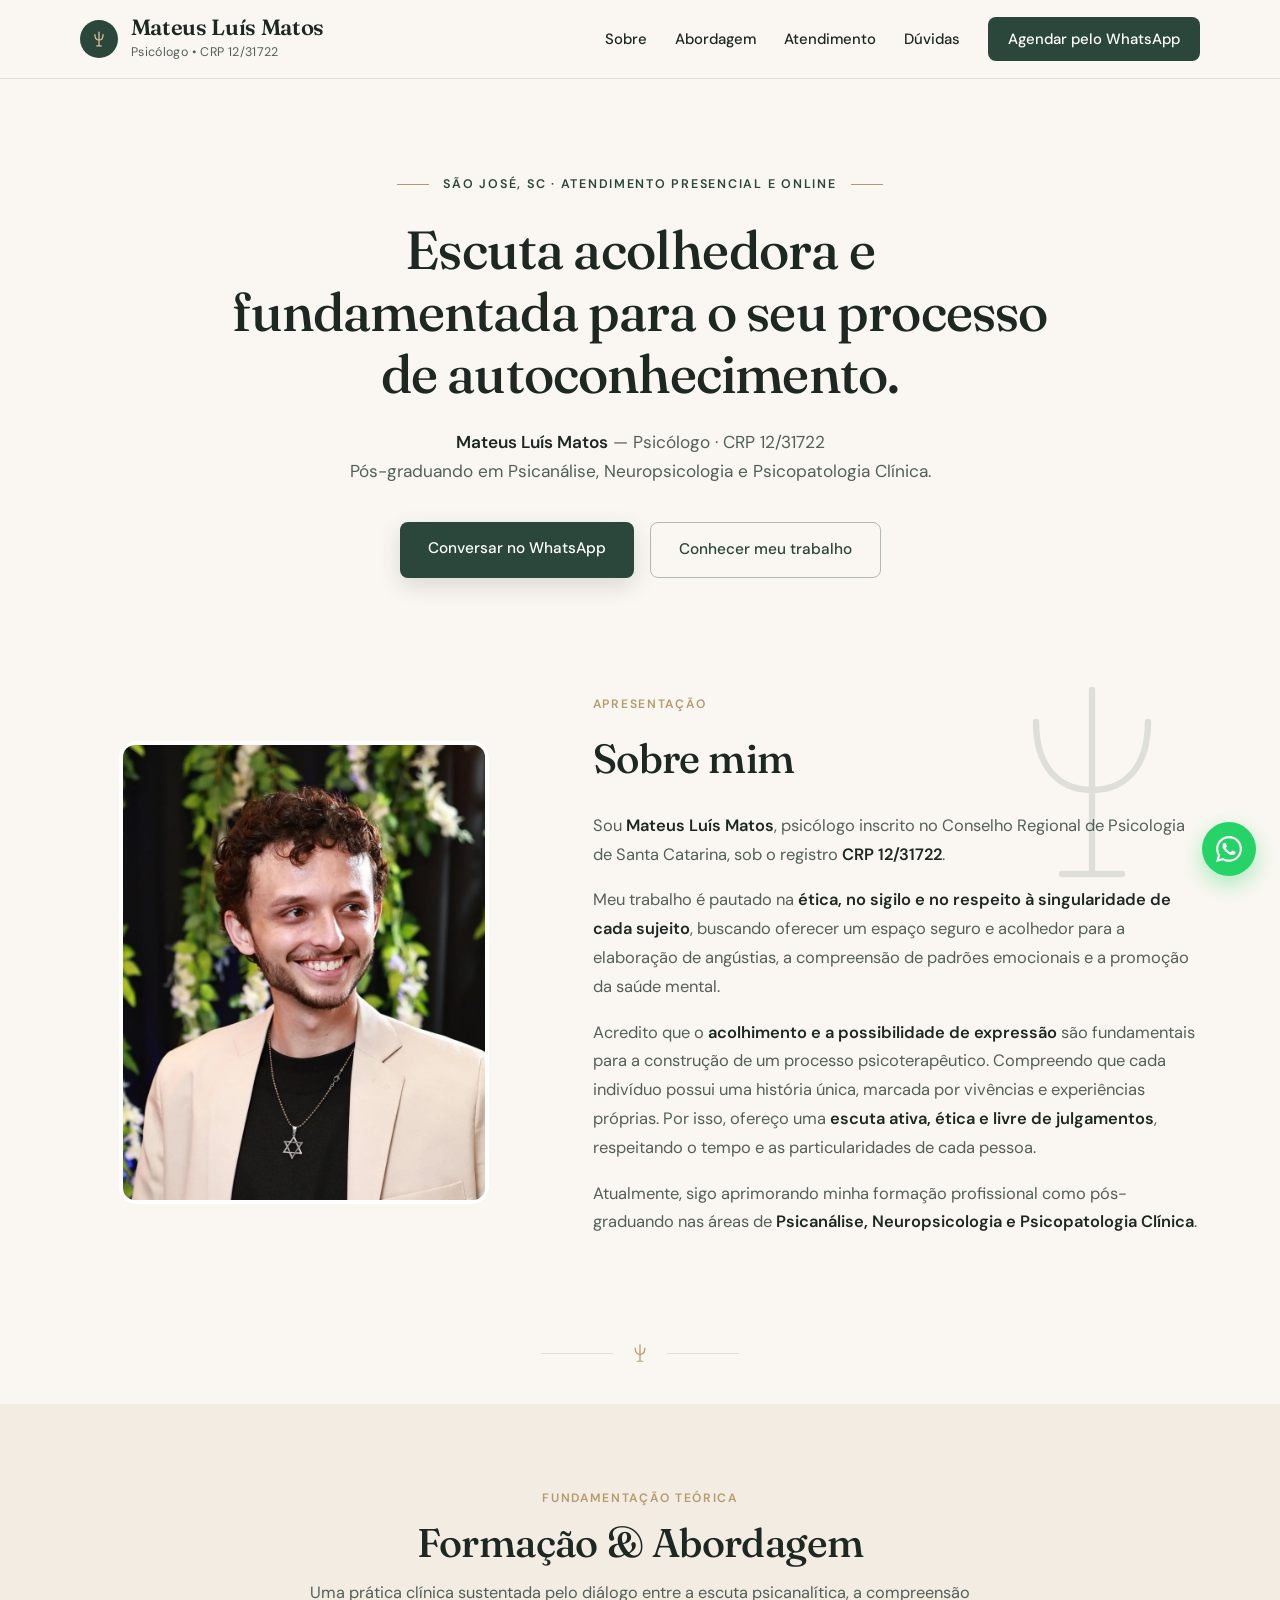
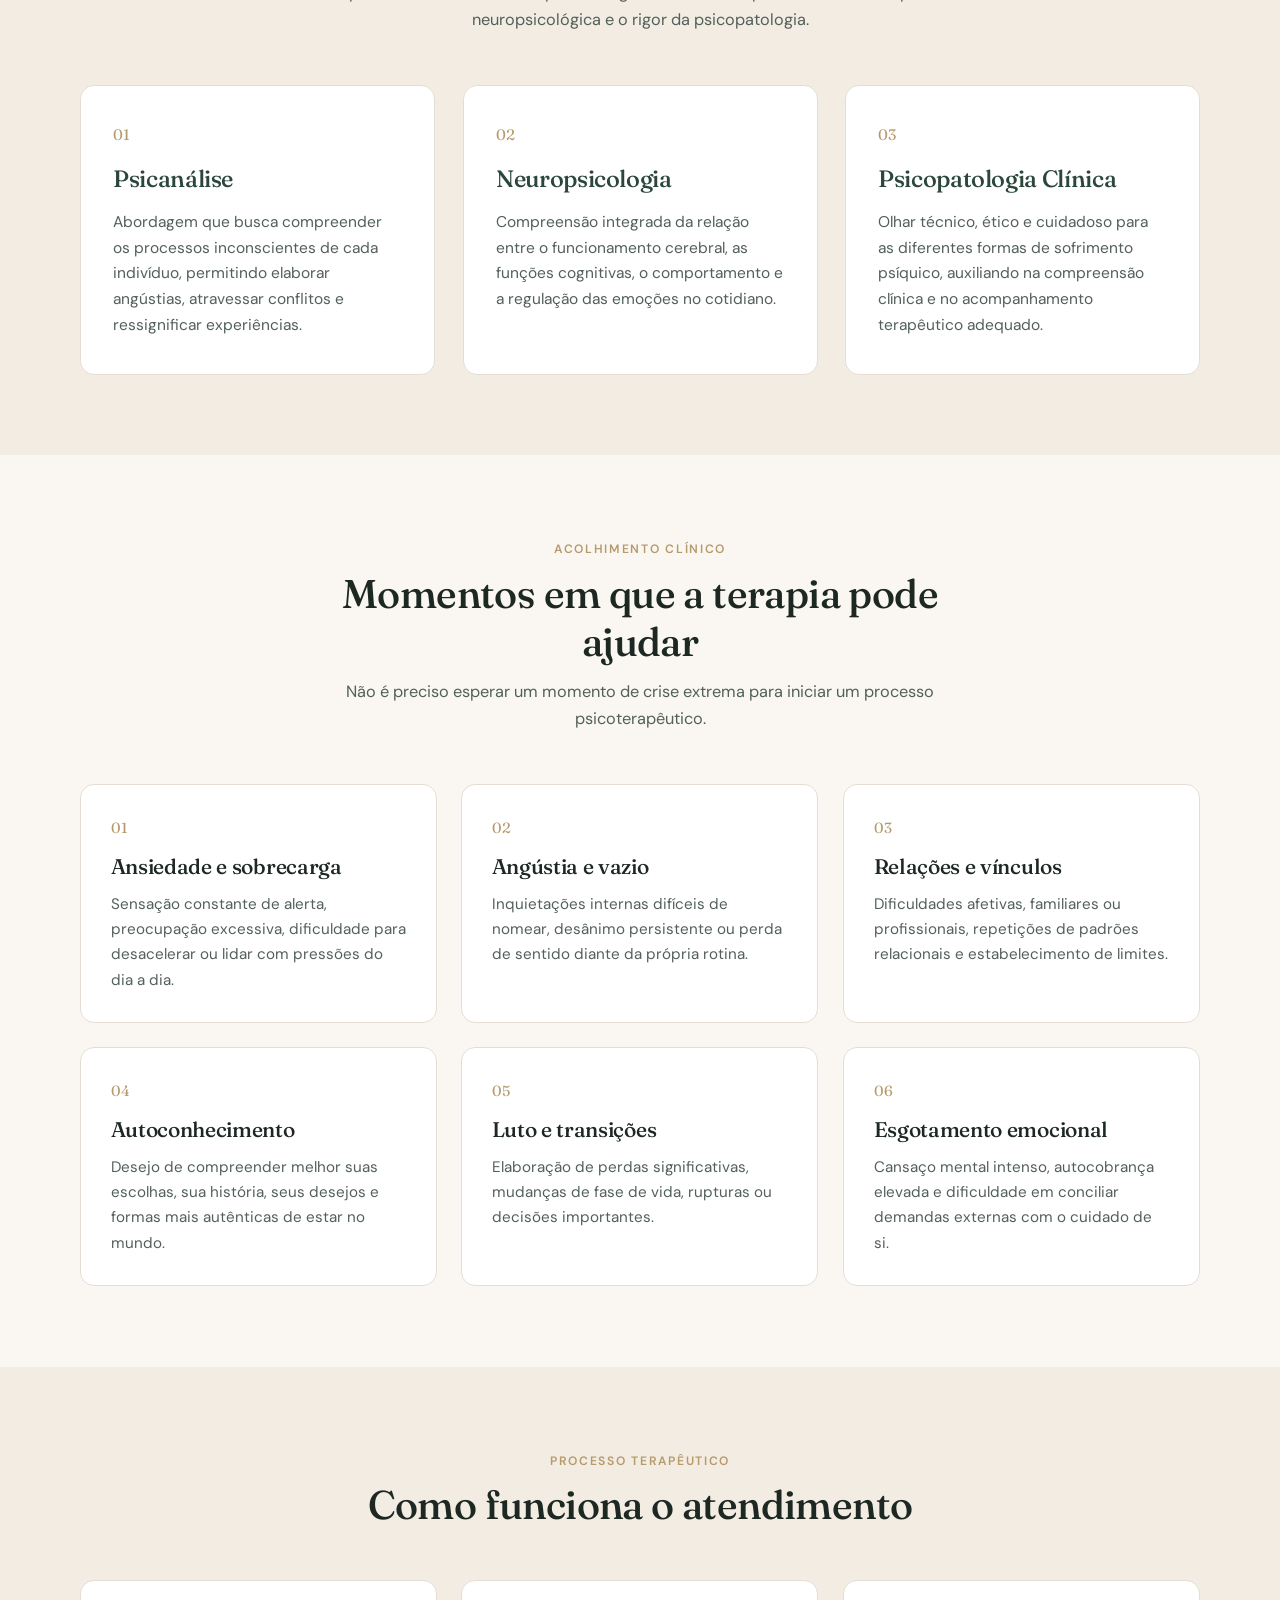
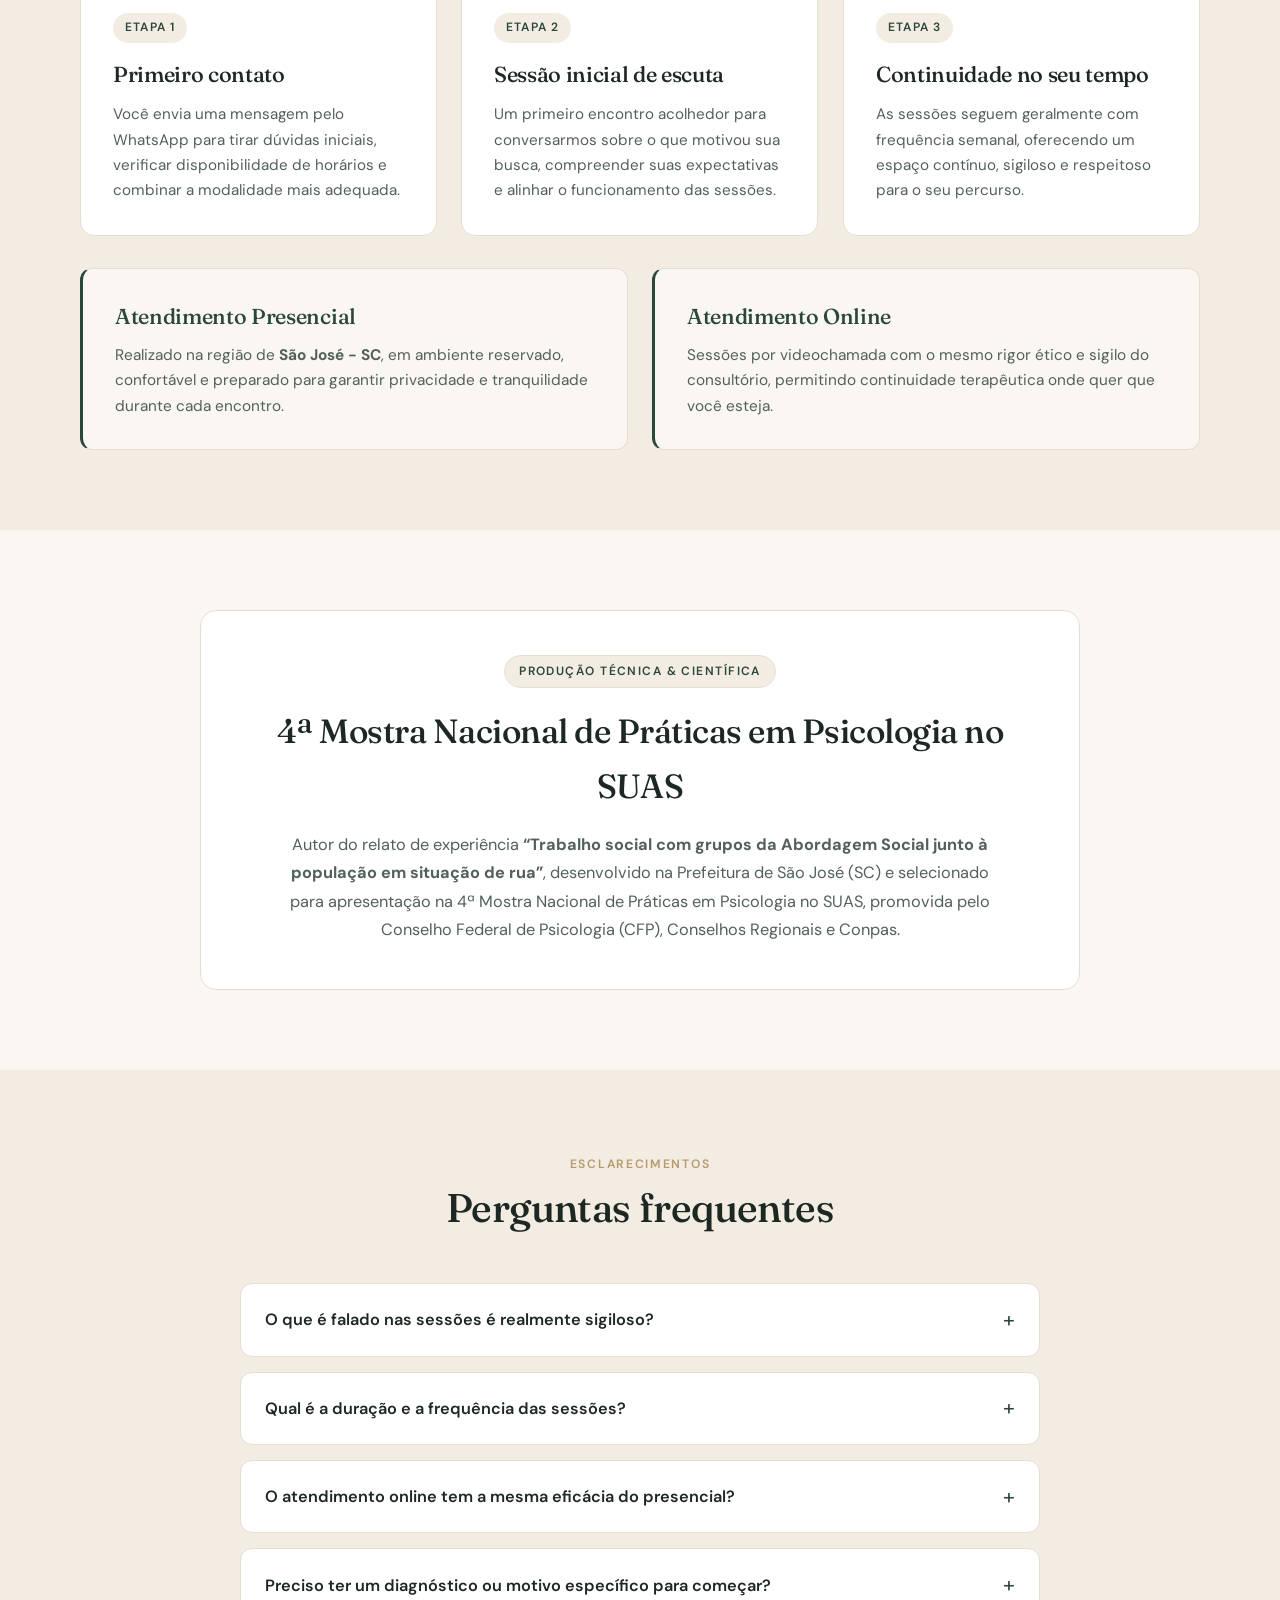
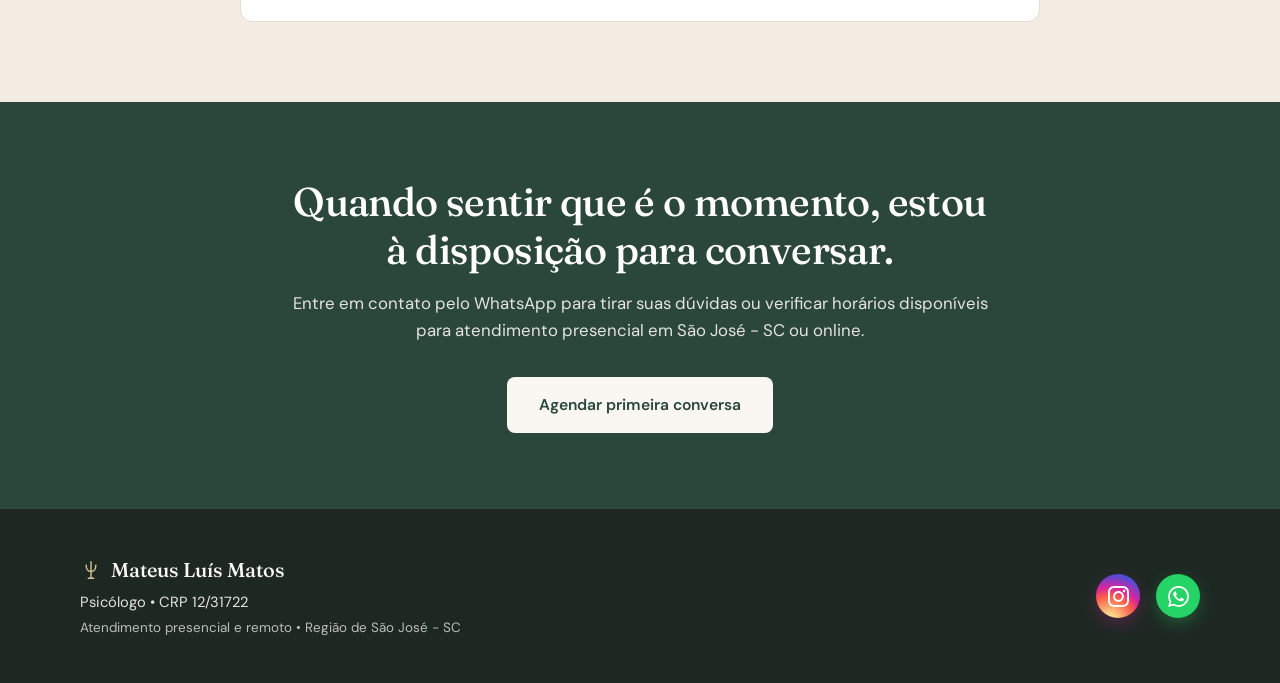
<file: index.html>
<!DOCTYPE html>
<html lang="pt-BR">
<head>
    <meta charset="UTF-8">
    <meta name="viewport" content="width=device-width, initial-scale=1.0">
    <title>Mateus Luís Matos | Psicólogo - CRP 12/31722</title>
    <link rel="icon" type="image/svg+xml" href="data:image/svg+xml,%3Csvg xmlns='http://www.w3.org/2000/svg' viewBox='0 0 64 64'%3E%3Ccircle cx='32' cy='32' r='30' fill='%232B463B'/%3E%3Cpath d='M32 14v36M21 20c0 9 4.5 14 11 14s11-5 11-14M26 50h12' fill='none' stroke='%23DFC498' stroke-width='3.5' stroke-linecap='round'/%3E%3C/svg%3E">
    <link rel="preconnect" href="https://fonts.googleapis.com">
    <link rel="preconnect" href="https://fonts.gstatic.com" crossorigin>
    <link href="https://fonts.googleapis.com/css2?family=DM+Sans:ital,opsz,wght@0,9..40,400;0,9..40,500;0,9..40,600;1,9..40,400&family=Fraunces:ital,opsz,wght@0,9..144,400;0,9..144,500;0,9..144,600;1,9..144,400&display=swap" rel="stylesheet">
    <link rel="stylesheet" href="style.css">
</head>
<body>

    <!-- Aura ambiental que acompanha o cursor -->
    <div class="cursor-spotlight" id="cursorSpotlight" aria-hidden="true"></div>

    <!-- Cabeçalho e Navegação -->
    <header class="navbar">
        <div class="container nav-content">
            <a href="#" class="brand">
                <span class="brand-emblem" aria-hidden="true">
                    <svg width="20" height="20" viewBox="0 0 32 32" fill="none">
                        <path d="M16 5v22M9.5 9c0 5.5 2.8 8.5 6.5 8.5s6.5-3 6.5-8.5M12.5 27h7" stroke="currentColor" stroke-width="2" stroke-linecap="round"/>
                    </svg>
                </span>
                <span class="brand-text">
                    <span class="brand-name">Mateus Luís Matos</span>
                    <span class="brand-sub">Psicólogo • CRP 12/31722</span>
                </span>
            </a>

            <nav class="nav-links" id="navLinks">
                <a href="#sobre">Sobre</a>
                <a href="#atuacao">Abordagem</a>
                <a href="#como-funciona">Atendimento</a>
                <a href="#duvidas">Dúvidas</a>
                <a href="https://wa.me/5549988941599?text=Ol%C3%A1%2C%20Mateus%21%20Gostaria%20de%20mais%20informa%C3%A7%C3%B5es%20sobre%20os%20atendimentos." target="_blank" rel="noopener" class="nav-btn-wpp magnetic-btn">
                    Agendar pelo WhatsApp
                </a>
            </nav>

            <button class="menu-toggle" id="menuToggle" aria-label="Abrir menu">☰</button>
        </div>
    </header>

    <!-- Seção Principal (Hero) -->
    <section class="hero">
        <div class="container hero-inner" data-parallax="0.018">
            <div class="editorial-eyebrow">
                <span class="eyebrow-line"></span>
                <span>São José, SC · Atendimento Presencial e Online</span>
                <span class="eyebrow-line"></span>
            </div>

            <h1>Escuta acolhedora e fundamentada para o seu processo de autoconhecimento.</h1>

            <p class="hero-lead">
                <strong>Mateus Luís Matos</strong> — Psicólogo · CRP 12/31722<br>
                Pós-graduando em Psicanálise, Neuropsicologia e Psicopatologia Clínica.
            </p>

            <div class="hero-actions">
                <a href="https://wa.me/5549988941599?text=Ol%C3%A1%2C%20Mateus%21%20Gostaria%20de%20mais%20informa%C3%A7%C3%B5es%20sobre%20os%20atendimentos." target="_blank" rel="noopener" class="btn-primary magnetic-btn">
                    Conversar no WhatsApp
                </a>
                <a href="#sobre" class="btn-secondary magnetic-btn">
                    Conhecer meu trabalho
                </a>
            </div>
        </div>
    </section>

    <!-- Seção Sobre Mim + Foto lado a lado -->
    <section id="sobre" class="section about-section">
        <div class="container about-split-grid">
            <div class="about-photo-col reveal">
                <div class="photo-frame-wrap tilt-card">
                    <div class="photo-offset-bg" aria-hidden="true"></div>
                    <img src="images/foto_mateus.jpg" alt="Psicólogo Mateus Luís Matos" class="profile-photo" onerror="this.style.display='none'; this.nextElementSibling.style.display='flex';">
                    <div class="photo-fallback" style="display: none;">
                        <span class="fallback-monogram">MLM</span>
                        <span class="fallback-caption">Mateus Luís Matos<br>CRP 12/31722</span>
                    </div>
                </div>
            </div>

            <div class="about-text-col reveal">
                <!-- Símbolo da Psicologia como marca d'água sutil -->
                <div class="psy-watermark" data-parallax="-0.025" aria-hidden="true">
                    <svg viewBox="0 0 120 120" fill="none">
                        <path d="M60 14v92M32 30c0 22 11 34 28 34s28-12 28-34M45 106h30" stroke="currentColor" stroke-width="3.2" stroke-linecap="round"/>
                    </svg>
                </div>

                <span class="section-tag">Apresentação</span>
                <h2>Sobre mim</h2>
                <p>
                    Sou <strong>Mateus Luís Matos</strong>, psicólogo inscrito no Conselho Regional de Psicologia de Santa Catarina, sob o registro <strong>CRP 12/31722</strong>.
                </p>
                <p>
                    Meu trabalho é pautado na <strong>ética, no sigilo e no respeito à singularidade de cada sujeito</strong>, buscando oferecer um espaço seguro e acolhedor para a elaboração de angústias, a compreensão de padrões emocionais e a promoção da saúde mental.
                </p>
                <p>
                    Acredito que o <strong>acolhimento e a possibilidade de expressão</strong> são fundamentais para a construção de um processo psicoterapêutico. Compreendo que cada indivíduo possui uma história única, marcada por vivências e experiências próprias. Por isso, ofereço uma <strong>escuta ativa, ética e livre de julgamentos</strong>, respeitando o tempo e as particularidades de cada pessoa.
                </p>
                <p>
                    Atualmente, sigo aprimorando minha formação profissional como pós-graduando nas áreas de <strong>Psicanálise, Neuropsicologia e Psicopatologia Clínica</strong>.
                </p>
            </div>
        </div>
    </section>

    <!-- Divisor Ornamental com Símbolo da Psicologia -->
    <div class="psy-divider" aria-hidden="true">
        <span class="divider-line"></span>
        <svg width="22" height="22" viewBox="0 0 32 32" fill="none">
            <path d="M16 4v24M9 9c0 6 3 9 7 9s7-3 7-9M12 28h8" stroke="currentColor" stroke-width="1.8" stroke-linecap="round"/>
        </svg>
        <span class="divider-line"></span>
    </div>

    <!-- Áreas de Formação e Abordagem -->
    <section id="atuacao" class="section bg-alt">
        <div class="container">
            <div class="section-header reveal">
                <span class="section-tag">Fundamentação Teórica</span>
                <h2 class="section-title">Formação &amp; Abordagem</h2>
                <p class="section-desc">Uma prática clínica sustentada pelo diálogo entre a escuta psicanalítica, a compreensão neuropsicológica e o rigor da psicopatologia.</p>
            </div>

            <div class="cards-grid">
                <article class="card tilt-card reveal">
                    <span class="card-index">01</span>
                    <h3>Psicanálise</h3>
                    <p>Abordagem que busca compreender os processos inconscientes de cada indivíduo, permitindo elaborar angústias, atravessar conflitos e ressignificar experiências.</p>
                </article>
                <article class="card tilt-card reveal">
                    <span class="card-index">02</span>
                    <h3>Neuropsicologia</h3>
                    <p>Compreensão integrada da relação entre o funcionamento cerebral, as funções cognitivas, o comportamento e a regulação das emoções no cotidiano.</p>
                </article>
                <article class="card tilt-card reveal">
                    <span class="card-index">03</span>
                    <h3>Psicopatologia Clínica</h3>
                    <p>Olhar técnico, ético e cuidadoso para as diferentes formas de sofrimento psíquico, auxiliando na compreensão clínica e no acompanhamento terapêutico adequado.</p>
                </article>
            </div>
        </div>
    </section>

    <!-- Momentos em que a terapia pode ajudar -->
    <section id="demandas" class="section">
        <div class="container">
            <div class="section-header reveal">
                <span class="section-tag">Acolhimento Clínico</span>
                <h2 class="section-title">Momentos em que a terapia pode ajudar</h2>
                <p class="section-desc">Não é preciso esperar um momento de crise extrema para iniciar um processo psicoterapêutico.</p>
            </div>

            <div class="topics-grid">
                <div class="topic-card tilt-card reveal">
                    <span class="topic-num">01</span>
                    <h3>Ansiedade e sobrecarga</h3>
                    <p>Sensação constante de alerta, preocupação excessiva, dificuldade para desacelerar ou lidar com pressões do dia a dia.</p>
                </div>
                <div class="topic-card tilt-card reveal">
                    <span class="topic-num">02</span>
                    <h3>Angústia e vazio</h3>
                    <p>Inquietações internas difíceis de nomear, desânimo persistente ou perda de sentido diante da própria rotina.</p>
                </div>
                <div class="topic-card tilt-card reveal">
                    <span class="topic-num">03</span>
                    <h3>Relações e vínculos</h3>
                    <p>Dificuldades afetivas, familiares ou profissionais, repetições de padrões relacionais e estabelecimento de limites.</p>
                </div>
                <div class="topic-card tilt-card reveal">
                    <span class="topic-num">04</span>
                    <h3>Autoconhecimento</h3>
                    <p>Desejo de compreender melhor suas escolhas, sua história, seus desejos e formas mais autênticas de estar no mundo.</p>
                </div>
                <div class="topic-card tilt-card reveal">
                    <span class="topic-num">05</span>
                    <h3>Luto e transições</h3>
                    <p>Elaboração de perdas significativas, mudanças de fase de vida, rupturas ou decisões importantes.</p>
                </div>
                <div class="topic-card tilt-card reveal">
                    <span class="topic-num">06</span>
                    <h3>Esgotamento emocional</h3>
                    <p>Cansaço mental intenso, autocobrança elevada e dificuldade em conciliar demandas externas com o cuidado de si.</p>
                </div>
            </div>
        </div>
    </section>

    <!-- Como funciona o atendimento -->
    <section id="como-funciona" class="section bg-alt">
        <div class="container">
            <div class="section-header reveal">
                <span class="section-tag">Processo Terapêutico</span>
                <h2 class="section-title">Como funciona o atendimento</h2>
            </div>

            <div class="steps-grid">
                <div class="step-card tilt-card reveal">
                    <span class="step-badge">Etapa 1</span>
                    <h3>Primeiro contato</h3>
                    <p>Você envia uma mensagem pelo WhatsApp para tirar dúvidas iniciais, verificar disponibilidade de horários e combinar a modalidade mais adequada.</p>
                </div>
                <div class="step-card tilt-card reveal">
                    <span class="step-badge">Etapa 2</span>
                    <h3>Sessão inicial de escuta</h3>
                    <p>Um primeiro encontro acolhedor para conversarmos sobre o que motivou sua busca, compreender suas expectativas e alinhar o funcionamento das sessões.</p>
                </div>
                <div class="step-card tilt-card reveal">
                    <span class="step-badge">Etapa 3</span>
                    <h3>Continuidade no seu tempo</h3>
                    <p>As sessões seguem geralmente com frequência semanal, oferecendo um espaço contínuo, sigiloso e respeitoso para o seu percurso.</p>
                </div>
            </div>

            <div class="modalities-grid">
                <div class="modality-card tilt-card reveal">
                    <h3>Atendimento Presencial</h3>
                    <p>Realizado na região de <strong>São José - SC</strong>, em ambiente reservado, confortável e preparado para garantir privacidade e tranquilidade durante cada encontro.</p>
                </div>
                <div class="modality-card tilt-card reveal">
                    <h3>Atendimento Online</h3>
                    <p>Sessões por videochamada com o mesmo rigor ético e sigilo do consultório, permitindo continuidade terapêutica onde quer que você esteja.</p>
                </div>
            </div>
        </div>
    </section>

    <!-- Reconhecimento & Produção Científica -->
    <section id="producao" class="section">
        <div class="container">
            <div class="science-card tilt-card reveal">
                <div class="science-badge">Produção Técnica &amp; Científica</div>
                <h2>4ª Mostra Nacional de Práticas em Psicologia no SUAS</h2>
                <p>
                    Autor do relato de experiência <strong>“Trabalho social com grupos da Abordagem Social junto à população em situação de rua”</strong>, desenvolvido na Prefeitura de São José (SC) e selecionado para apresentação na 4ª Mostra Nacional de Práticas em Psicologia no SUAS, promovida pelo Conselho Federal de Psicologia (CFP), Conselhos Regionais e Conpas.
                </p>
            </div>
        </div>
    </section>

    <!-- Perguntas Frequentes -->
    <section id="duvidas" class="section bg-alt">
        <div class="container faq-container">
            <div class="section-header reveal">
                <span class="section-tag">Esclarecimentos</span>
                <h2 class="section-title">Perguntas frequentes</h2>
            </div>

            <div class="faq-list reveal">
                <div class="faq-item">
                    <button class="faq-question" aria-expanded="false">
                        <span>O que é falado nas sessões é realmente sigiloso?</span>
                        <span class="faq-icon" aria-hidden="true">+</span>
                    </button>
                    <div class="faq-answer">
                        <p>Sim. O sigilo profissional é um princípio fundamental previsto no Código de Ética Profissional do Psicólogo. Tudo o que é compartilhado em sessão permanece estritamente protegido.</p>
                    </div>
                </div>

                <div class="faq-item">
                    <button class="faq-question" aria-expanded="false">
                        <span>Qual é a duração e a frequência das sessões?</span>
                        <span class="faq-icon" aria-hidden="true">+</span>
                    </button>
                    <div class="faq-answer">
                        <p>Cada sessão tem duração média de 50 minutos e ocorre, via de regra, uma vez por semana, podendo ser ajustada conforme a necessidade clínica de cada caso.</p>
                    </div>
                </div>

                <div class="faq-item">
                    <button class="faq-question" aria-expanded="false">
                        <span>O atendimento online tem a mesma eficácia do presencial?</span>
                        <span class="faq-icon" aria-hidden="true">+</span>
                    </button>
                    <div class="faq-answer">
                        <p>Sim. O atendimento psicológico online é regulamentado pelo Conselho Federal de Psicologia e oferece a mesma qualidade de escuta e vínculo, desde que realizado em um local reservado e com conexão estável.</p>
                    </div>
                </div>

                <div class="faq-item">
                    <button class="faq-question" aria-expanded="false">
                        <span>Preciso ter um diagnóstico ou motivo específico para começar?</span>
                        <span class="faq-icon" aria-hidden="true">+</span>
                    </button>
                    <div class="faq-answer">
                        <p>Não. Muitas pessoas procuram a psicoterapia justamente por sentirem algo difuso, viverem um momento de transição ou desejarem um espaço seguro para se escutar e se compreender melhor.</p>
                    </div>
                </div>
            </div>
        </div>
    </section>

    <!-- Chamada Final -->
    <section class="cta-banner">
        <div class="container cta-inner reveal">
            <h2>Quando sentir que é o momento, estou à disposição para conversar.</h2>
            <p>Entre em contato pelo WhatsApp para tirar suas dúvidas ou verificar horários disponíveis para atendimento presencial em São José - SC ou online.</p>
            <a href="https://wa.me/5549988941599?text=Ol%C3%A1%2C%20Mateus%21%20Gostaria%20de%20mais%20informa%C3%A7%C3%B5es%20sobre%20os%20atendimentos." target="_blank" rel="noopener" class="btn-cta-light magnetic-btn">
                Agendar primeira conversa
            </a>
        </div>
    </section>

    <!-- Rodapé -->
    <footer class="footer">
        <div class="container footer-content">
            <div class="footer-brand">
                <div class="footer-title-row">
                    <span class="footer-psy" aria-hidden="true">
                        <svg width="22" height="22" viewBox="0 0 32 32" fill="none">
                            <path d="M16 4v24M9 9c0 6 3 9 7 9s7-3 7-9M12 28h8" stroke="currentColor" stroke-width="2" stroke-linecap="round"/>
                        </svg>
                    </span>
                    <strong>Mateus Luís Matos</strong>
                </div>
                <p>Psicólogo • CRP 12/31722</p>
                <p class="footer-loc">Atendimento presencial e remoto • Região de São José - SC</p>
            </div>

            <div class="footer-links">
                <a href="https://www.instagram.com/mateusluismatos.psi" target="_blank" rel="noopener" aria-label="Instagram" class="social-circle instagram magnetic-btn">
                    <svg width="21" height="21" fill="currentColor" viewBox="0 0 24 24" aria-hidden="true">
                        <path d="M12 2.163c3.204 0 3.584.012 4.85.07 3.252.148 4.771 1.691 4.919 4.919.058 1.265.069 1.645.069 4.849 0 3.205-.012 3.584-.069 4.849-.149 3.225-1.664 4.771-4.919 4.919-1.266.058-1.644.07-4.85.07-3.204 0-3.584-.012-4.849-.07-3.26-.149-4.771-1.699-4.919-4.92-.058-1.265-.07-1.644-.07-4.849 0-3.204.013-3.583.07-4.849.149-3.227 1.664-4.771 4.919-4.919 1.266-.057 1.645-.069 4.849-.069zm0-2.163c-3.259 0-3.667.014-4.947.072-4.358.2-6.78 2.618-6.98 6.98-.059 1.281-.073 1.689-.073 4.948 0 3.259.014 3.668.072 4.948.2 4.358 2.618 6.78 6.98 6.98 1.281.058 1.689.072 4.948.072 3.259 0 3.668-.014 4.948-.072 4.354-.2 6.782-2.618 6.979-6.98.059-1.28.073-1.689.073-4.948 0-3.259-.014-3.667-.072-4.947-.196-4.354-2.617-6.78-6.979-6.98-1.281-.059-1.69-.073-4.949-.073zm0 5.838c-3.403 0-6.162 2.759-6.162 6.162s2.759 6.163 6.162 6.163 6.162-2.759 6.162-6.163c0-3.403-2.759-6.162-6.162-6.162zm0 10.162c-2.209 0-4-1.79-4-4 0-2.209 1.791-4 4-4s4 1.791 4 4c0 2.21-1.791 4-4 4zm6.406-11.845c-.796 0-1.441.645-1.441 1.44s.645 1.44 1.441 1.44c.795 0 1.439-.645 1.439-1.44s-.644-1.44-1.439-1.44z"/>
                    </svg>
                </a>
                <a href="https://wa.me/5549988941599?text=Ol%C3%A1%2C%20Mateus%21%20Gostaria%20de%20mais%20informa%C3%A7%C3%B5es%20sobre%20os%20atendimentos." target="_blank" rel="noopener" aria-label="WhatsApp" class="social-circle whatsapp magnetic-btn">
                    <svg width="21" height="21" fill="currentColor" viewBox="0 0 24 24" aria-hidden="true">
                        <path d="M.057 24l1.687-6.163c-1.041-1.804-1.588-3.849-1.587-5.946.003-6.556 5.338-11.891 11.893-11.891 3.181.001 6.167 1.24 8.413 3.488 2.245 2.248 3.481 5.236 3.48 8.414-.003 6.557-5.338 11.892-11.893 11.892-1.99-.001-3.951-.5-5.688-1.448l-6.305 1.654zm6.597-3.807c1.676.995 3.276 1.591 5.392 1.592 5.448 0 9.886-4.434 9.889-9.885.002-5.462-4.415-9.89-9.881-9.892-5.452 0-9.887 4.434-9.889 9.884-.001 2.225.651 3.891 1.746 5.634l-.999 3.648 3.742-.981zm11.387-5.464c-.074-.124-.272-.198-.57-.347-.297-.149-1.758-.868-2.031-.967-.272-.099-.47-.149-.669.149-.198.297-.768.967-.941 1.165-.173.198-.347.223-.644.074-.297-.149-1.255-.462-2.39-1.475-.883-.788-1.48-1.761-1.653-2.059-.173-.297-.018-.458.13-.606.134-.133.297-.347.446-.521.151-.172.2-.296.3-.495.099-.198.05-.372-.025-.521-.075-.124-.669-1.611-.916-2.206-.242-.579-.487-.501-.669-.51l-.57-.01c-.198 0-.52.074-.792.372s-1.04 1.016-1.04 2.479 1.065 2.876 1.213 3.074c.149.198 2.095 3.2 5.076 4.487.709.306 1.263.489 1.694.626.712.226 1.36.194 1.872.118.571-.085 1.758-.719 2.006-1.413.248-.695.248-1.29.173-1.414z"/>
                    </svg>
                </a>
            </div>
        </div>
    </footer>

    <!-- Botão Flutuante do WhatsApp -->
    <a href="https://wa.me/5549988941599?text=Ol%C3%A1%2C%20Mateus%21%20Gostaria%20de%20mais%20informa%C3%A7%C3%B5es%20sobre%20os%20atendimentos." class="floating-wpp magnetic-btn" target="_blank" rel="noopener" aria-label="Falar no WhatsApp">
        <svg width="26" height="26" fill="currentColor" viewBox="0 0 24 24" aria-hidden="true">
            <path d="M.057 24l1.687-6.163c-1.041-1.804-1.588-3.849-1.587-5.946.003-6.556 5.338-11.891 11.893-11.891 3.181.001 6.167 1.24 8.413 3.488 2.245 2.248 3.481 5.236 3.48 8.414-.003 6.557-5.338 11.892-11.893 11.892-1.99-.001-3.951-.5-5.688-1.448l-6.305 1.654zm6.597-3.807c1.676.995 3.276 1.591 5.392 1.592 5.448 0 9.886-4.434 9.889-9.885.002-5.462-4.415-9.89-9.881-9.892-5.452 0-9.887 4.434-9.889 9.884-.001 2.225.651 3.891 1.746 5.634l-.999 3.648 3.742-.981zm11.387-5.464c-.074-.124-.272-.198-.57-.347-.297-.149-1.758-.868-2.031-.967-.272-.099-.47-.149-.669.149-.198.297-.768.967-.941 1.165-.173.198-.347.223-.644.074-.297-.149-1.255-.462-2.39-1.475-.883-.788-1.48-1.761-1.653-2.059-.173-.297-.018-.458.13-.606.134-.133.297-.347.446-.521.151-.172.2-.296.3-.495.099-.198.05-.372-.025-.521-.075-.124-.669-1.611-.916-2.206-.242-.579-.487-.501-.669-.51l-.57-.01c-.198 0-.52.074-.792.372s-1.04 1.016-1.04 2.479 1.065 2.876 1.213 3.074c.149.198 2.095 3.2 5.076 4.487.709.306 1.263.489 1.694.626.712.226 1.36.194 1.872.118.571-.085 1.758-.719 2.006-1.413.248-.695.248-1.29.173-1.414z"/>
        </svg>
    </a>

    <script src="script.js"></script>
</body>
</html>
</file>
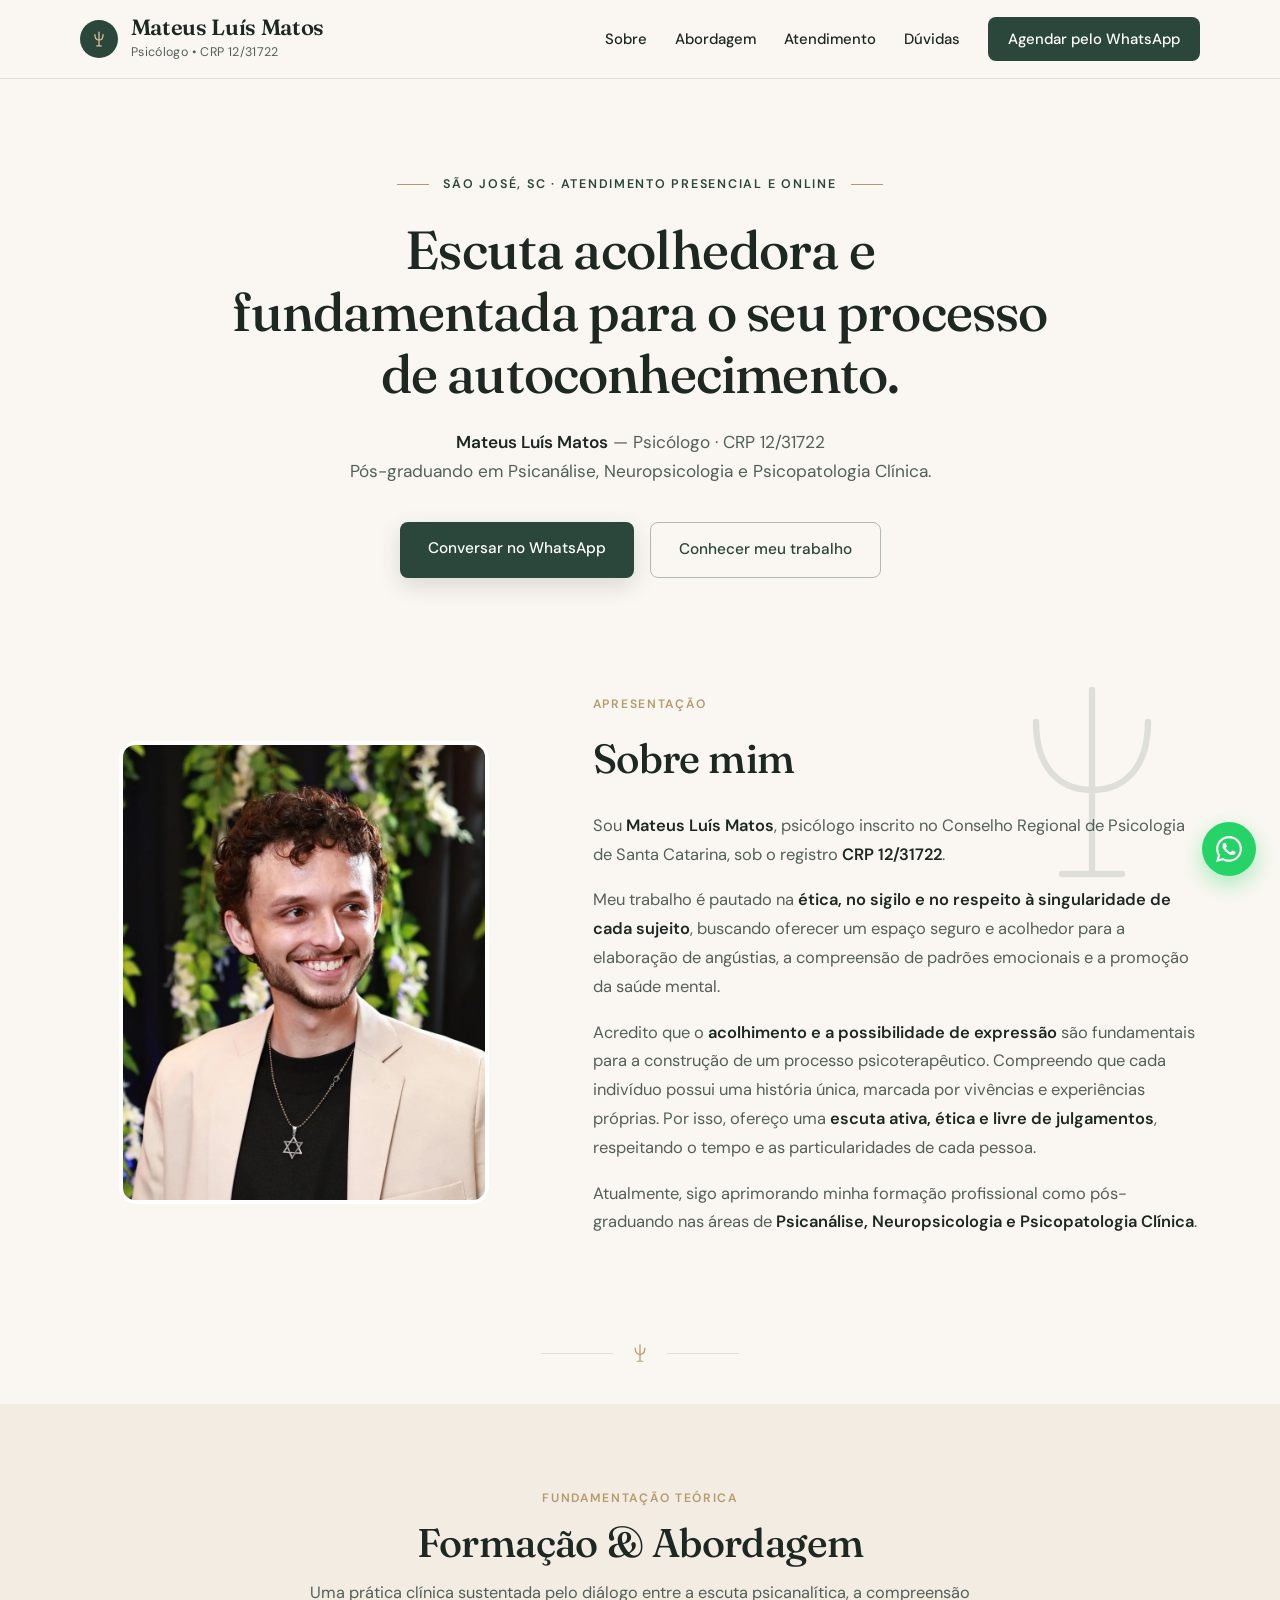
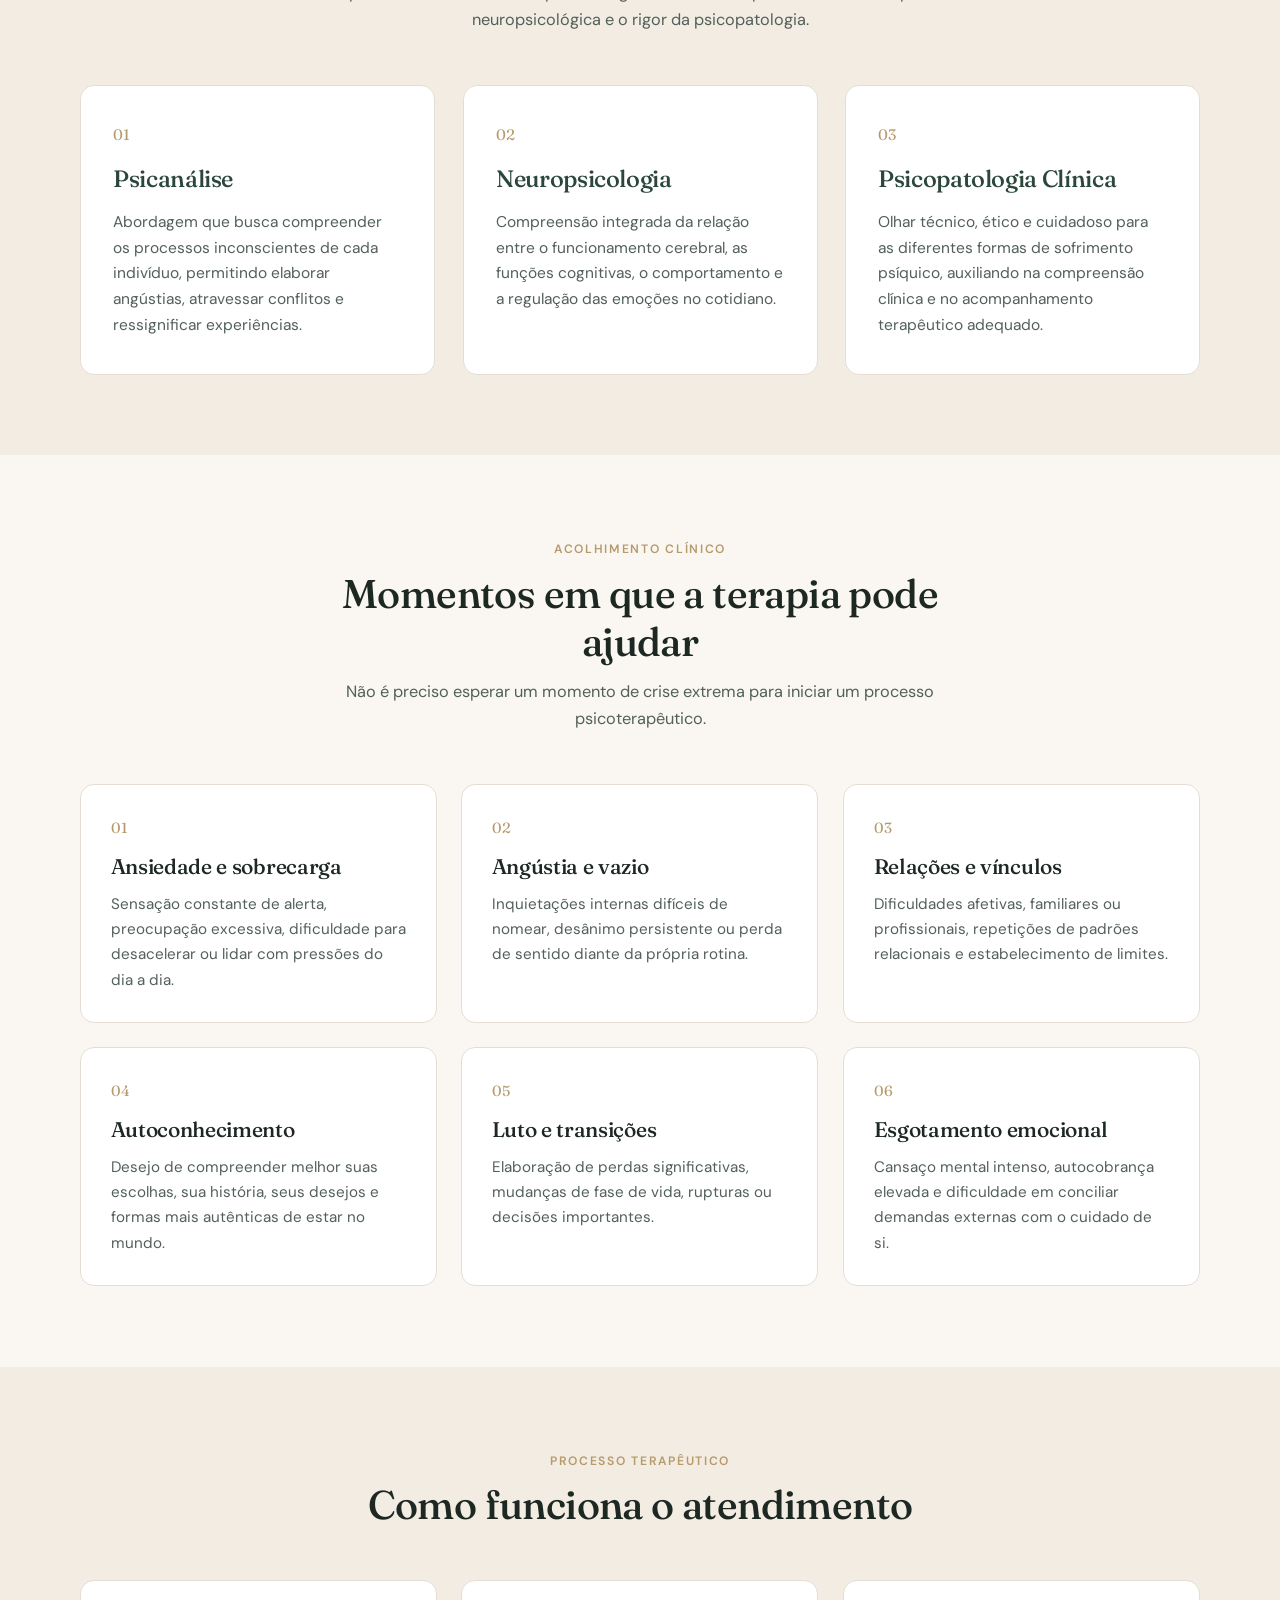
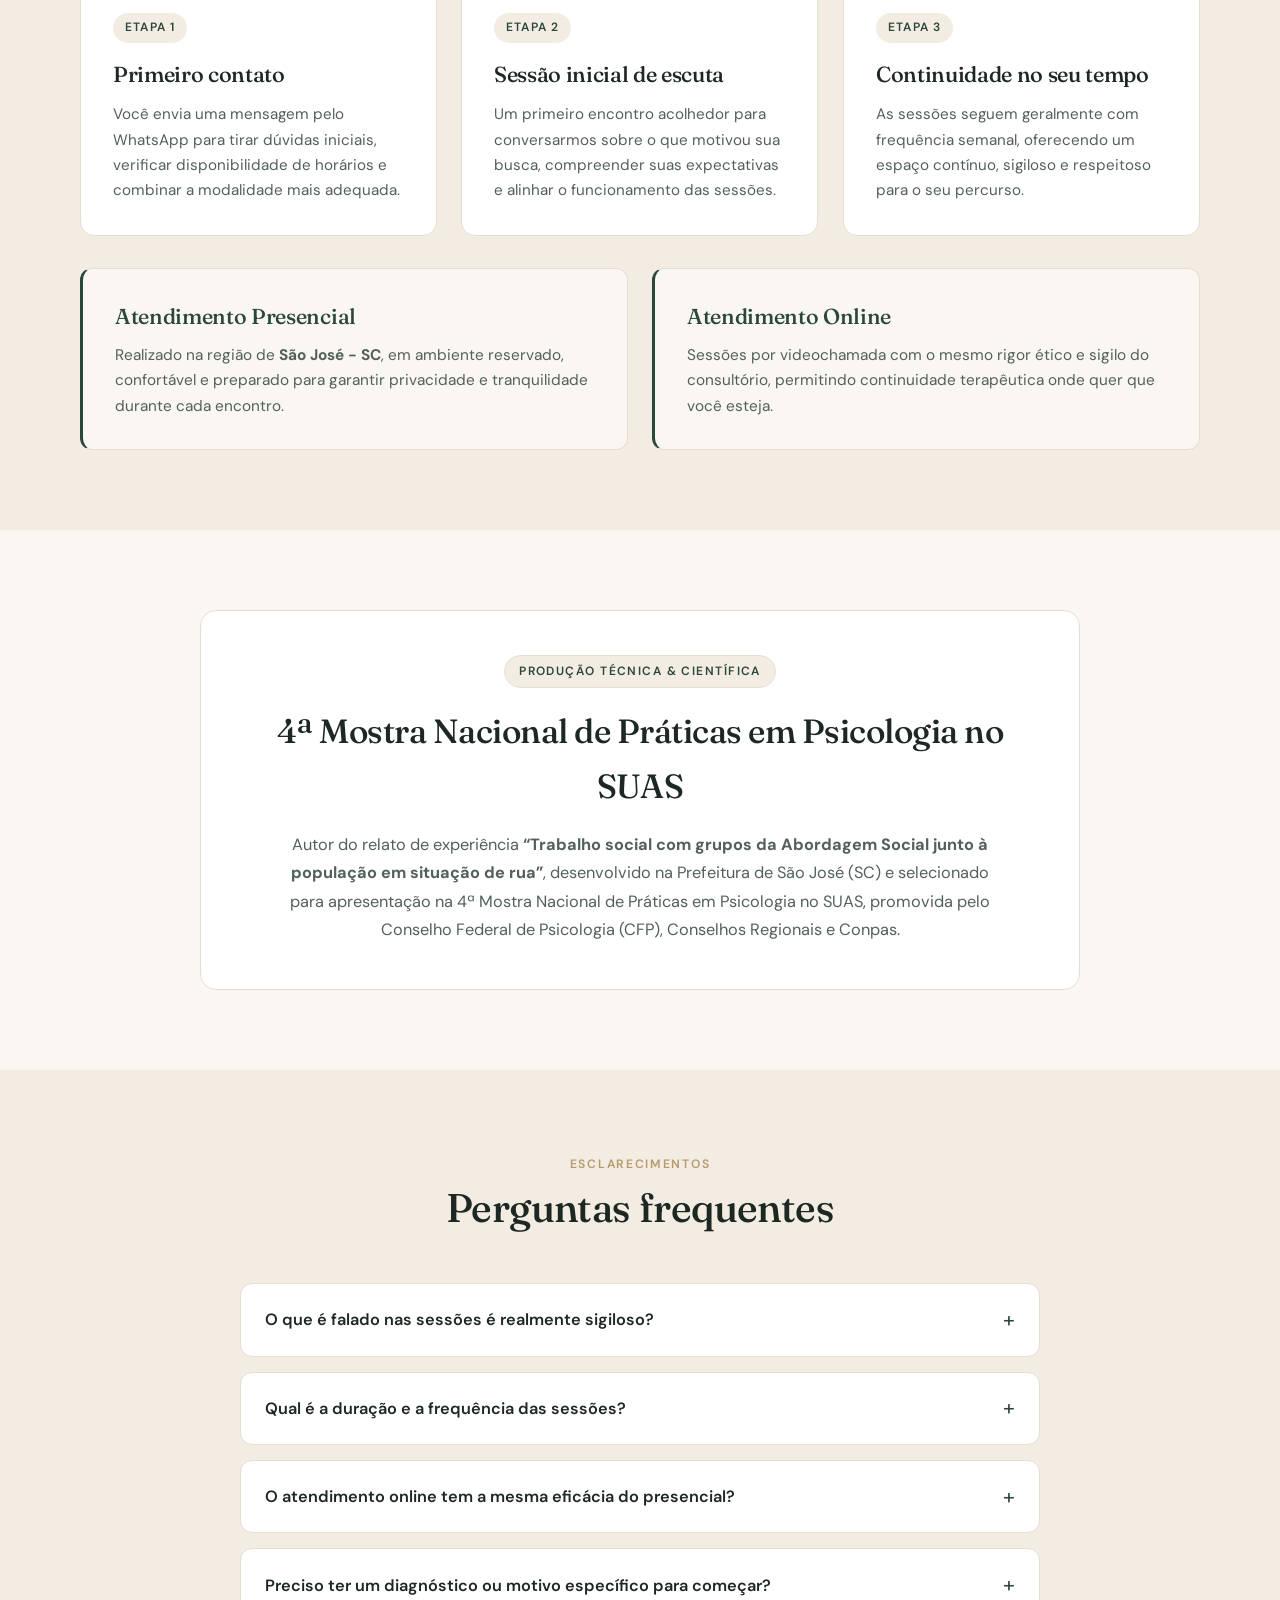
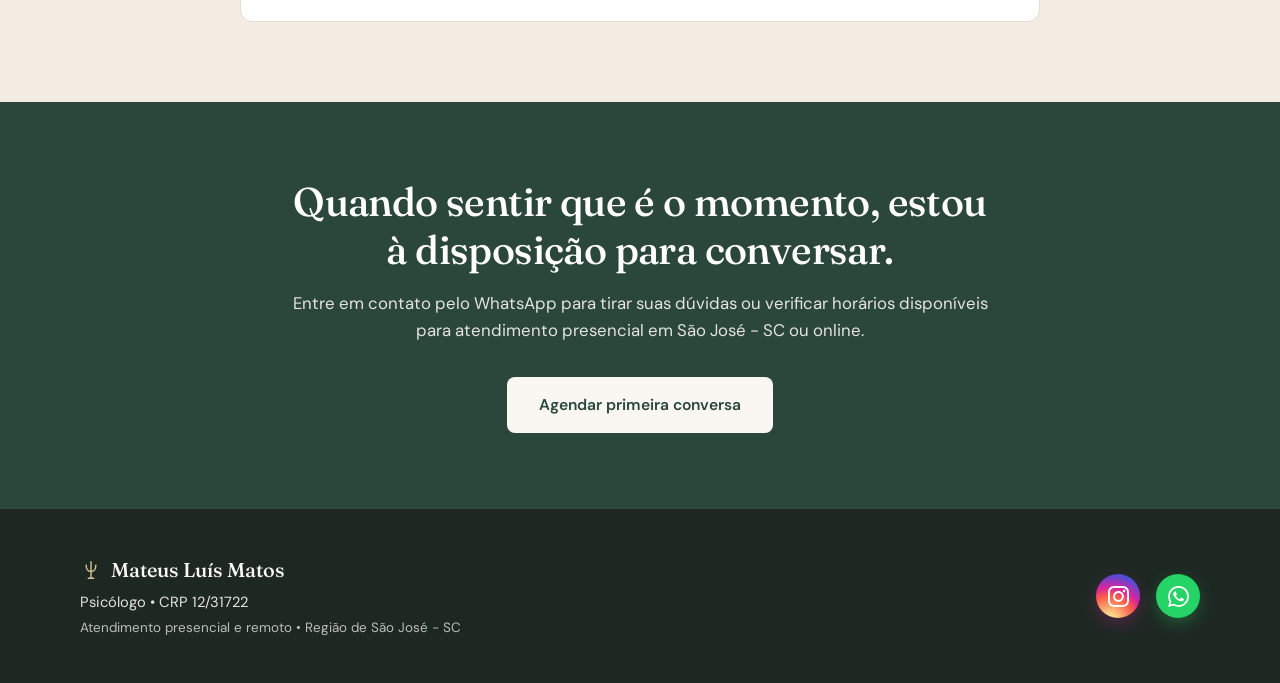
<file: index (3).html>
<!DOCTYPE html>
<html lang="pt-BR">
<head>
    <meta charset="UTF-8">
    <meta name="viewport" content="width=device-width, initial-scale=1.0">
    <title>Mateus Luís Matos | Psicólogo - CRP 12/31722</title>
    <link rel="icon" type="image/svg+xml" href="data:image/svg+xml,%3Csvg xmlns='http://www.w3.org/2000/svg' viewBox='0 0 64 64'%3E%3Ccircle cx='32' cy='32' r='30' fill='%232B463B'/%3E%3Cpath d='M32 14v36M21 20c0 9 4.5 14 11 14s11-5 11-14M26 50h12' fill='none' stroke='%23DFC498' stroke-width='3.5' stroke-linecap='round'/%3E%3C/svg%3E">
    <link rel="preconnect" href="https://fonts.googleapis.com">
    <link rel="preconnect" href="https://fonts.gstatic.com" crossorigin>
    <link href="https://fonts.googleapis.com/css2?family=DM+Sans:ital,opsz,wght@0,9..40,400;0,9..40,500;0,9..40,600;1,9..40,400&family=Fraunces:ital,opsz,wght@0,9..144,400;0,9..144,500;0,9..144,600;1,9..144,400&display=swap" rel="stylesheet">
    <link rel="stylesheet" href="style.css">
</head>
<body>

    <!-- Aura ambiental que acompanha o cursor -->
    <div class="cursor-spotlight" id="cursorSpotlight" aria-hidden="true"></div>

    <!-- Cabeçalho e Navegação -->
    <header class="navbar">
        <div class="container nav-content">
            <a href="#" class="brand">
                <span class="brand-emblem" aria-hidden="true">
                    <svg width="20" height="20" viewBox="0 0 32 32" fill="none">
                        <path d="M16 5v22M9.5 9c0 5.5 2.8 8.5 6.5 8.5s6.5-3 6.5-8.5M12.5 27h7" stroke="currentColor" stroke-width="2" stroke-linecap="round"/>
                    </svg>
                </span>
                <span class="brand-text">
                    <span class="brand-name">Mateus Luís Matos</span>
                    <span class="brand-sub">Psicólogo • CRP 12/31722</span>
                </span>
            </a>

            <nav class="nav-links" id="navLinks">
                <a href="#sobre">Sobre</a>
                <a href="#atuacao">Abordagem</a>
                <a href="#como-funciona">Atendimento</a>
                <a href="#duvidas">Dúvidas</a>
                <a href="https://wa.me/5549988941599?text=Ol%C3%A1%2C%20Mateus%21%20Gostaria%20de%20mais%20informa%C3%A7%C3%B5es%20sobre%20os%20atendimentos." target="_blank" rel="noopener" class="nav-btn-wpp magnetic-btn">
                    Agendar pelo WhatsApp
                </a>
            </nav>

            <button class="menu-toggle" id="menuToggle" aria-label="Abrir menu">☰</button>
        </div>
    </header>

    <!-- Seção Principal (Hero) -->
    <section class="hero">
        <div class="container hero-inner" data-parallax="0.018">
            <div class="editorial-eyebrow">
                <span class="eyebrow-line"></span>
                <span>São José, SC · Atendimento Presencial e Online</span>
                <span class="eyebrow-line"></span>
            </div>

            <h1>Escuta acolhedora e fundamentada para o seu processo de autoconhecimento.</h1>

            <p class="hero-lead">
                <strong>Mateus Luís Matos</strong> — Psicólogo · CRP 12/31722<br>
                Pós-graduando em Psicanálise, Neuropsicologia e Psicopatologia Clínica.
            </p>

            <div class="hero-actions">
                <a href="https://wa.me/5549988941599?text=Ol%C3%A1%2C%20Mateus%21%20Gostaria%20de%20mais%20informa%C3%A7%C3%B5es%20sobre%20os%20atendimentos." target="_blank" rel="noopener" class="btn-primary magnetic-btn">
                    Conversar no WhatsApp
                </a>
                <a href="#sobre" class="btn-secondary magnetic-btn">
                    Conhecer meu trabalho
                </a>
            </div>
        </div>
    </section>

    <!-- Seção Sobre Mim + Foto lado a lado -->
    <section id="sobre" class="section about-section">
        <div class="container about-split-grid">
            <div class="about-photo-col reveal">
                <div class="photo-frame-wrap tilt-card">
                    <div class="photo-offset-bg" aria-hidden="true"></div>
                    <img src="images/foto_mateus.jpg" alt="Psicólogo Mateus Luís Matos" class="profile-photo" onerror="this.style.display='none'; this.nextElementSibling.style.display='flex';">
                    <div class="photo-fallback" style="display: none;">
                        <span class="fallback-monogram">MLM</span>
                        <span class="fallback-caption">Mateus Luís Matos<br>CRP 12/31722</span>
                    </div>
                </div>
            </div>

            <div class="about-text-col reveal">
                <!-- Símbolo da Psicologia como marca d'água sutil -->
                <div class="psy-watermark" data-parallax="-0.025" aria-hidden="true">
                    <svg viewBox="0 0 120 120" fill="none">
                        <path d="M60 14v92M32 30c0 22 11 34 28 34s28-12 28-34M45 106h30" stroke="currentColor" stroke-width="3.2" stroke-linecap="round"/>
                    </svg>
                </div>

                <span class="section-tag">Apresentação</span>
                <h2>Sobre mim</h2>
                <p>
                    Sou <strong>Mateus Luís Matos</strong>, psicólogo inscrito no Conselho Regional de Psicologia de Santa Catarina, sob o registro <strong>CRP 12/31722</strong>.
                </p>
                <p>
                    Meu trabalho é pautado na <strong>ética, no sigilo e no respeito à singularidade de cada sujeito</strong>, buscando oferecer um espaço seguro e acolhedor para a elaboração de angústias, a compreensão de padrões emocionais e a promoção da saúde mental.
                </p>
                <p>
                    Acredito que o <strong>acolhimento e a possibilidade de expressão</strong> são fundamentais para a construção de um processo psicoterapêutico. Compreendo que cada indivíduo possui uma história única, marcada por vivências e experiências próprias. Por isso, ofereço uma <strong>escuta ativa, ética e livre de julgamentos</strong>, respeitando o tempo e as particularidades de cada pessoa.
                </p>
                <p>
                    Atualmente, sigo aprimorando minha formação profissional como pós-graduando nas áreas de <strong>Psicanálise, Neuropsicologia e Psicopatologia Clínica</strong>.
                </p>
            </div>
        </div>
    </section>

    <!-- Divisor Ornamental com Símbolo da Psicologia -->
    <div class="psy-divider" aria-hidden="true">
        <span class="divider-line"></span>
        <svg width="22" height="22" viewBox="0 0 32 32" fill="none">
            <path d="M16 4v24M9 9c0 6 3 9 7 9s7-3 7-9M12 28h8" stroke="currentColor" stroke-width="1.8" stroke-linecap="round"/>
        </svg>
        <span class="divider-line"></span>
    </div>

    <!-- Áreas de Formação e Abordagem -->
    <section id="atuacao" class="section bg-alt">
        <div class="container">
            <div class="section-header reveal">
                <span class="section-tag">Fundamentação Teórica</span>
                <h2 class="section-title">Formação &amp; Abordagem</h2>
                <p class="section-desc">Uma prática clínica sustentada pelo diálogo entre a escuta psicanalítica, a compreensão neuropsicológica e o rigor da psicopatologia.</p>
            </div>

            <div class="cards-grid">
                <article class="card tilt-card reveal">
                    <span class="card-index">01</span>
                    <h3>Psicanálise</h3>
                    <p>Abordagem que busca compreender os processos inconscientes de cada indivíduo, permitindo elaborar angústias, atravessar conflitos e ressignificar experiências.</p>
                </article>
                <article class="card tilt-card reveal">
                    <span class="card-index">02</span>
                    <h3>Neuropsicologia</h3>
                    <p>Compreensão integrada da relação entre o funcionamento cerebral, as funções cognitivas, o comportamento e a regulação das emoções no cotidiano.</p>
                </article>
                <article class="card tilt-card reveal">
                    <span class="card-index">03</span>
                    <h3>Psicopatologia Clínica</h3>
                    <p>Olhar técnico, ético e cuidadoso para as diferentes formas de sofrimento psíquico, auxiliando na compreensão clínica e no acompanhamento terapêutico adequado.</p>
                </article>
            </div>
        </div>
    </section>

    <!-- Momentos em que a terapia pode ajudar -->
    <section id="demandas" class="section">
        <div class="container">
            <div class="section-header reveal">
                <span class="section-tag">Acolhimento Clínico</span>
                <h2 class="section-title">Momentos em que a terapia pode ajudar</h2>
                <p class="section-desc">Não é preciso esperar um momento de crise extrema para iniciar um processo psicoterapêutico.</p>
            </div>

            <div class="topics-grid">
                <div class="topic-card tilt-card reveal">
                    <span class="topic-num">01</span>
                    <h3>Ansiedade e sobrecarga</h3>
                    <p>Sensação constante de alerta, preocupação excessiva, dificuldade para desacelerar ou lidar com pressões do dia a dia.</p>
                </div>
                <div class="topic-card tilt-card reveal">
                    <span class="topic-num">02</span>
                    <h3>Angústia e vazio</h3>
                    <p>Inquietações internas difíceis de nomear, desânimo persistente ou perda de sentido diante da própria rotina.</p>
                </div>
                <div class="topic-card tilt-card reveal">
                    <span class="topic-num">03</span>
                    <h3>Relações e vínculos</h3>
                    <p>Dificuldades afetivas, familiares ou profissionais, repetições de padrões relacionais e estabelecimento de limites.</p>
                </div>
                <div class="topic-card tilt-card reveal">
                    <span class="topic-num">04</span>
                    <h3>Autoconhecimento</h3>
                    <p>Desejo de compreender melhor suas escolhas, sua história, seus desejos e formas mais autênticas de estar no mundo.</p>
                </div>
                <div class="topic-card tilt-card reveal">
                    <span class="topic-num">05</span>
                    <h3>Luto e transições</h3>
                    <p>Elaboração de perdas significativas, mudanças de fase de vida, rupturas ou decisões importantes.</p>
                </div>
                <div class="topic-card tilt-card reveal">
                    <span class="topic-num">06</span>
                    <h3>Esgotamento emocional</h3>
                    <p>Cansaço mental intenso, autocobrança elevada e dificuldade em conciliar demandas externas com o cuidado de si.</p>
                </div>
            </div>
        </div>
    </section>

    <!-- Como funciona o atendimento -->
    <section id="como-funciona" class="section bg-alt">
        <div class="container">
            <div class="section-header reveal">
                <span class="section-tag">Processo Terapêutico</span>
                <h2 class="section-title">Como funciona o atendimento</h2>
            </div>

            <div class="steps-grid">
                <div class="step-card tilt-card reveal">
                    <span class="step-badge">Etapa 1</span>
                    <h3>Primeiro contato</h3>
                    <p>Você envia uma mensagem pelo WhatsApp para tirar dúvidas iniciais, verificar disponibilidade de horários e combinar a modalidade mais adequada.</p>
                </div>
                <div class="step-card tilt-card reveal">
                    <span class="step-badge">Etapa 2</span>
                    <h3>Sessão inicial de escuta</h3>
                    <p>Um primeiro encontro acolhedor para conversarmos sobre o que motivou sua busca, compreender suas expectativas e alinhar o funcionamento das sessões.</p>
                </div>
                <div class="step-card tilt-card reveal">
                    <span class="step-badge">Etapa 3</span>
                    <h3>Continuidade no seu tempo</h3>
                    <p>As sessões seguem geralmente com frequência semanal, oferecendo um espaço contínuo, sigiloso e respeitoso para o seu percurso.</p>
                </div>
            </div>

            <div class="modalities-grid">
                <div class="modality-card tilt-card reveal">
                    <h3>Atendimento Presencial</h3>
                    <p>Realizado na região de <strong>São José - SC</strong>, em ambiente reservado, confortável e preparado para garantir privacidade e tranquilidade durante cada encontro.</p>
                </div>
                <div class="modality-card tilt-card reveal">
                    <h3>Atendimento Online</h3>
                    <p>Sessões por videochamada com o mesmo rigor ético e sigilo do consultório, permitindo continuidade terapêutica onde quer que você esteja.</p>
                </div>
            </div>
        </div>
    </section>

    <!-- Reconhecimento & Produção Científica -->
    <section id="producao" class="section">
        <div class="container">
            <div class="science-card tilt-card reveal">
                <div class="science-badge">Produção Técnica &amp; Científica</div>
                <h2>4ª Mostra Nacional de Práticas em Psicologia no SUAS</h2>
                <p>
                    Autor do relato de experiência <strong>“Trabalho social com grupos da Abordagem Social junto à população em situação de rua”</strong>, desenvolvido na Prefeitura de São José (SC) e selecionado para apresentação na 4ª Mostra Nacional de Práticas em Psicologia no SUAS, promovida pelo Conselho Federal de Psicologia (CFP), Conselhos Regionais e Conpas.
                </p>
            </div>
        </div>
    </section>

    <!-- Perguntas Frequentes -->
    <section id="duvidas" class="section bg-alt">
        <div class="container faq-container">
            <div class="section-header reveal">
                <span class="section-tag">Esclarecimentos</span>
                <h2 class="section-title">Perguntas frequentes</h2>
            </div>

            <div class="faq-list reveal">
                <div class="faq-item">
                    <button class="faq-question" aria-expanded="false">
                        <span>O que é falado nas sessões é realmente sigiloso?</span>
                        <span class="faq-icon" aria-hidden="true">+</span>
                    </button>
                    <div class="faq-answer">
                        <p>Sim. O sigilo profissional é um princípio fundamental previsto no Código de Ética Profissional do Psicólogo. Tudo o que é compartilhado em sessão permanece estritamente protegido.</p>
                    </div>
                </div>

                <div class="faq-item">
                    <button class="faq-question" aria-expanded="false">
                        <span>Qual é a duração e a frequência das sessões?</span>
                        <span class="faq-icon" aria-hidden="true">+</span>
                    </button>
                    <div class="faq-answer">
                        <p>Cada sessão tem duração média de 50 minutos e ocorre, via de regra, uma vez por semana, podendo ser ajustada conforme a necessidade clínica de cada caso.</p>
                    </div>
                </div>

                <div class="faq-item">
                    <button class="faq-question" aria-expanded="false">
                        <span>O atendimento online tem a mesma eficácia do presencial?</span>
                        <span class="faq-icon" aria-hidden="true">+</span>
                    </button>
                    <div class="faq-answer">
                        <p>Sim. O atendimento psicológico online é regulamentado pelo Conselho Federal de Psicologia e oferece a mesma qualidade de escuta e vínculo, desde que realizado em um local reservado e com conexão estável.</p>
                    </div>
                </div>

                <div class="faq-item">
                    <button class="faq-question" aria-expanded="false">
                        <span>Preciso ter um diagnóstico ou motivo específico para começar?</span>
                        <span class="faq-icon" aria-hidden="true">+</span>
                    </button>
                    <div class="faq-answer">
                        <p>Não. Muitas pessoas procuram a psicoterapia justamente por sentirem algo difuso, viverem um momento de transição ou desejarem um espaço seguro para se escutar e se compreender melhor.</p>
                    </div>
                </div>
            </div>
        </div>
    </section>

    <!-- Chamada Final -->
    <section class="cta-banner">
        <div class="container cta-inner reveal">
            <h2>Quando sentir que é o momento, estou à disposição para conversar.</h2>
            <p>Entre em contato pelo WhatsApp para tirar suas dúvidas ou verificar horários disponíveis para atendimento presencial em São José - SC ou online.</p>
            <a href="https://wa.me/5549988941599?text=Ol%C3%A1%2C%20Mateus%21%20Gostaria%20de%20mais%20informa%C3%A7%C3%B5es%20sobre%20os%20atendimentos." target="_blank" rel="noopener" class="btn-cta-light magnetic-btn">
                Agendar primeira conversa
            </a>
        </div>
    </section>

    <!-- Rodapé -->
    <footer class="footer">
        <div class="container footer-content">
            <div class="footer-brand">
                <div class="footer-title-row">
                    <span class="footer-psy" aria-hidden="true">
                        <svg width="22" height="22" viewBox="0 0 32 32" fill="none">
                            <path d="M16 4v24M9 9c0 6 3 9 7 9s7-3 7-9M12 28h8" stroke="currentColor" stroke-width="2" stroke-linecap="round"/>
                        </svg>
                    </span>
                    <strong>Mateus Luís Matos</strong>
                </div>
                <p>Psicólogo • CRP 12/31722</p>
                <p class="footer-loc">Atendimento presencial e remoto • Região de São José - SC</p>
            </div>

            <div class="footer-links">
                <a href="https://www.instagram.com/mateusluismatos.psi" target="_blank" rel="noopener" aria-label="Instagram" class="social-circle instagram magnetic-btn">
                    <svg width="21" height="21" fill="currentColor" viewBox="0 0 24 24" aria-hidden="true">
                        <path d="M12 2.163c3.204 0 3.584.012 4.85.07 3.252.148 4.771 1.691 4.919 4.919.058 1.265.069 1.645.069 4.849 0 3.205-.012 3.584-.069 4.849-.149 3.225-1.664 4.771-4.919 4.919-1.266.058-1.644.07-4.85.07-3.204 0-3.584-.012-4.849-.07-3.26-.149-4.771-1.699-4.919-4.92-.058-1.265-.07-1.644-.07-4.849 0-3.204.013-3.583.07-4.849.149-3.227 1.664-4.771 4.919-4.919 1.266-.057 1.645-.069 4.849-.069zm0-2.163c-3.259 0-3.667.014-4.947.072-4.358.2-6.78 2.618-6.98 6.98-.059 1.281-.073 1.689-.073 4.948 0 3.259.014 3.668.072 4.948.2 4.358 2.618 6.78 6.98 6.98 1.281.058 1.689.072 4.948.072 3.259 0 3.668-.014 4.948-.072 4.354-.2 6.782-2.618 6.979-6.98.059-1.28.073-1.689.073-4.948 0-3.259-.014-3.667-.072-4.947-.196-4.354-2.617-6.78-6.979-6.98-1.281-.059-1.69-.073-4.949-.073zm0 5.838c-3.403 0-6.162 2.759-6.162 6.162s2.759 6.163 6.162 6.163 6.162-2.759 6.162-6.163c0-3.403-2.759-6.162-6.162-6.162zm0 10.162c-2.209 0-4-1.79-4-4 0-2.209 1.791-4 4-4s4 1.791 4 4c0 2.21-1.791 4-4 4zm6.406-11.845c-.796 0-1.441.645-1.441 1.44s.645 1.44 1.441 1.44c.795 0 1.439-.645 1.439-1.44s-.644-1.44-1.439-1.44z"/>
                    </svg>
                </a>
                <a href="https://wa.me/5549988941599?text=Ol%C3%A1%2C%20Mateus%21%20Gostaria%20de%20mais%20informa%C3%A7%C3%B5es%20sobre%20os%20atendimentos." target="_blank" rel="noopener" aria-label="WhatsApp" class="social-circle whatsapp magnetic-btn">
                    <svg width="21" height="21" fill="currentColor" viewBox="0 0 24 24" aria-hidden="true">
                        <path d="M.057 24l1.687-6.163c-1.041-1.804-1.588-3.849-1.587-5.946.003-6.556 5.338-11.891 11.893-11.891 3.181.001 6.167 1.24 8.413 3.488 2.245 2.248 3.481 5.236 3.48 8.414-.003 6.557-5.338 11.892-11.893 11.892-1.99-.001-3.951-.5-5.688-1.448l-6.305 1.654zm6.597-3.807c1.676.995 3.276 1.591 5.392 1.592 5.448 0 9.886-4.434 9.889-9.885.002-5.462-4.415-9.89-9.881-9.892-5.452 0-9.887 4.434-9.889 9.884-.001 2.225.651 3.891 1.746 5.634l-.999 3.648 3.742-.981zm11.387-5.464c-.074-.124-.272-.198-.57-.347-.297-.149-1.758-.868-2.031-.967-.272-.099-.47-.149-.669.149-.198.297-.768.967-.941 1.165-.173.198-.347.223-.644.074-.297-.149-1.255-.462-2.39-1.475-.883-.788-1.48-1.761-1.653-2.059-.173-.297-.018-.458.13-.606.134-.133.297-.347.446-.521.151-.172.2-.296.3-.495.099-.198.05-.372-.025-.521-.075-.124-.669-1.611-.916-2.206-.242-.579-.487-.501-.669-.51l-.57-.01c-.198 0-.52.074-.792.372s-1.04 1.016-1.04 2.479 1.065 2.876 1.213 3.074c.149.198 2.095 3.2 5.076 4.487.709.306 1.263.489 1.694.626.712.226 1.36.194 1.872.118.571-.085 1.758-.719 2.006-1.413.248-.695.248-1.29.173-1.414z"/>
                    </svg>
                </a>
            </div>
        </div>
    </footer>

    <!-- Botão Flutuante do WhatsApp -->
    <a href="https://wa.me/5549988941599?text=Ol%C3%A1%2C%20Mateus%21%20Gostaria%20de%20mais%20informa%C3%A7%C3%B5es%20sobre%20os%20atendimentos." class="floating-wpp magnetic-btn" target="_blank" rel="noopener" aria-label="Falar no WhatsApp">
        <svg width="26" height="26" fill="currentColor" viewBox="0 0 24 24" aria-hidden="true">
            <path d="M.057 24l1.687-6.163c-1.041-1.804-1.588-3.849-1.587-5.946.003-6.556 5.338-11.891 11.893-11.891 3.181.001 6.167 1.24 8.413 3.488 2.245 2.248 3.481 5.236 3.48 8.414-.003 6.557-5.338 11.892-11.893 11.892-1.99-.001-3.951-.5-5.688-1.448l-6.305 1.654zm6.597-3.807c1.676.995 3.276 1.591 5.392 1.592 5.448 0 9.886-4.434 9.889-9.885.002-5.462-4.415-9.89-9.881-9.892-5.452 0-9.887 4.434-9.889 9.884-.001 2.225.651 3.891 1.746 5.634l-.999 3.648 3.742-.981zm11.387-5.464c-.074-.124-.272-.198-.57-.347-.297-.149-1.758-.868-2.031-.967-.272-.099-.47-.149-.669.149-.198.297-.768.967-.941 1.165-.173.198-.347.223-.644.074-.297-.149-1.255-.462-2.39-1.475-.883-.788-1.48-1.761-1.653-2.059-.173-.297-.018-.458.13-.606.134-.133.297-.347.446-.521.151-.172.2-.296.3-.495.099-.198.05-.372-.025-.521-.075-.124-.669-1.611-.916-2.206-.242-.579-.487-.501-.669-.51l-.57-.01c-.198 0-.52.074-.792.372s-1.04 1.016-1.04 2.479 1.065 2.876 1.213 3.074c.149.198 2.095 3.2 5.076 4.487.709.306 1.263.489 1.694.626.712.226 1.36.194 1.872.118.571-.085 1.758-.719 2.006-1.413.248-.695.248-1.29.173-1.414z"/>
        </svg>
    </a>

    <script src="script.js"></script>
</body>
</html>
</file>
<file: style.css>
:root {
    --bg-main: #FAF7F2;
    --bg-alt: #F2ECE3;
    --surface: #FFFFFF;
    --text-dark: #1E2823;
    --text-muted: #53605A;
    --accent: #2B463B;
    --accent-hover: #1F352C;
    --gold: #B69A6B;
    --gold-soft: #DFC498;
    --wpp-color: #25D366;
    --white: #FFFFFF;
    --border: #E4DDD2;
    --font-serif: 'Fraunces', Georgia, serif;
    --font-sans: 'DM Sans', -apple-system, BlinkMacSystemFont, sans-serif;
}

* {
    margin: 0;
    padding: 0;
    box-sizing: border-box;
}

html {
    scroll-behavior: smooth;
}

body {
    font-family: var(--font-sans);
    background-color: var(--bg-main);
    color: var(--text-dark);
    line-height: 1.65;
    overflow-x: hidden;
    -webkit-font-smoothing: antialiased;
}

h1, h2, h3, .brand-name, .fallback-monogram {
    font-family: var(--font-serif);
    font-weight: 500;
    letter-spacing: -0.015em;
}

.container {
    width: 90%;
    max-width: 1120px;
    margin: 0 auto;
}

/* Aura Ambiental do Cursor */
.cursor-spotlight {
    position: fixed;
    top: 0;
    left: 0;
    width: 540px;
    height: 540px;
    border-radius: 50%;
    background: radial-gradient(
        circle,
        rgba(182, 154, 107, 0.11) 0%,
        rgba(43, 70, 59, 0.06) 40%,
        rgba(250, 247, 242, 0) 72%
    );
    pointer-events: none;
    z-index: 1;
    transform: translate3d(-50%, -50%, 0);
    opacity: 0;
    transition: opacity 0.4s ease;
    will-change: transform;
}

/* Navbar */
.navbar {
    background-color: rgba(250, 247, 242, 0.92);
    backdrop-filter: blur(10px);
    border-bottom: 1px solid var(--border);
    position: sticky;
    top: 0;
    z-index: 100;
    padding: 0.95rem 0;
}

.nav-content {
    display: flex;
    justify-content: space-between;
    align-items: center;
}

.brand {
    text-decoration: none;
    color: var(--text-dark);
    display: inline-flex;
    align-items: center;
    gap: 0.8rem;
}

.brand-emblem {
    width: 38px;
    height: 38px;
    border-radius: 50%;
    background-color: var(--accent);
    color: var(--gold-soft);
    display: inline-flex;
    align-items: center;
    justify-content: center;
    flex-shrink: 0;
    transition: transform 0.3s ease;
}

.brand:hover .brand-emblem {
    transform: rotate(-6deg) scale(1.04);
}

.brand-text {
    display: flex;
    flex-direction: column;
}

.brand-name {
    font-size: 1.38rem;
    font-weight: 600;
    line-height: 1.1;
}

.brand-sub {
    font-size: 0.78rem;
    color: var(--text-muted);
    letter-spacing: 0.03em;
    margin-top: 0.15rem;
}

.nav-links {
    display: flex;
    align-items: center;
    gap: 1.75rem;
}

.nav-links a {
    text-decoration: none;
    color: var(--text-dark);
    font-size: 0.93rem;
    font-weight: 500;
    transition: color 0.2s ease;
}

.nav-links a:hover {
    color: var(--accent);
}

.nav-links .nav-btn-wpp {
    background-color: var(--accent);
    color: var(--white);
    padding: 0.62rem 1.25rem;
    border-radius: 8px;
    font-weight: 500;
}

.nav-links .nav-btn-wpp:hover {
    background-color: var(--accent-hover);
    color: var(--white);
}

.menu-toggle {
    display: none;
    background: none;
    border: none;
    font-size: 1.6rem;
    cursor: pointer;
    color: var(--text-dark);
}

/* Hero Section */
.hero {
    position: relative;
    z-index: 2;
    padding: 5.5rem 0 4.5rem;
    text-align: center;
}

.hero-inner {
    max-width: 820px;
    margin: 0 auto;
    will-change: transform;
}

.editorial-eyebrow {
    display: inline-flex;
    align-items: center;
    justify-content: center;
    gap: 0.9rem;
    font-size: 0.78rem;
    font-weight: 600;
    text-transform: uppercase;
    letter-spacing: 0.14em;
    color: var(--accent);
    margin-bottom: 1.5rem;
}

.eyebrow-line {
    display: inline-block;
    width: 32px;
    height: 1px;
    background-color: var(--gold);
}

.hero h1 {
    font-size: clamp(2.25rem, 4.4vw, 3.35rem);
    line-height: 1.16;
    color: var(--text-dark);
    margin-bottom: 1.4rem;
}

.hero-lead {
    font-size: 1.08rem;
    color: var(--text-muted);
    max-width: 620px;
    margin: 0 auto 2.25rem;
    line-height: 1.7;
}

.hero-lead strong {
    color: var(--text-dark);
    font-weight: 600;
}

.hero-actions {
    display: flex;
    justify-content: center;
    gap: 1rem;
    flex-wrap: wrap;
}

.btn-primary,
.btn-secondary {
    display: inline-block;
    padding: 0.9rem 1.75rem;
    border-radius: 8px;
    text-decoration: none;
    font-weight: 500;
    font-size: 0.96rem;
    transition: background-color 0.25s ease, color 0.25s ease, box-shadow 0.25s ease;
}

.btn-primary {
    background-color: var(--accent);
    color: var(--white);
    box-shadow: 0 8px 22px rgba(43, 70, 59, 0.16);
}

.btn-primary:hover {
    background-color: var(--accent-hover);
    box-shadow: 0 12px 26px rgba(43, 70, 59, 0.24);
}

.btn-secondary {
    background-color: transparent;
    color: var(--accent);
    border: 1.5px solid rgba(43, 70, 59, 0.35);
}

.btn-secondary:hover {
    background-color: var(--bg-alt);
    border-color: var(--accent);
}

/* Seções Gerais */
.section {
    position: relative;
    z-index: 2;
    padding: 5rem 0;
}

.bg-alt {
    background-color: var(--bg-alt);
}

.section-header {
    text-align: center;
    max-width: 680px;
    margin: 0 auto 3.2rem;
}

.section-tag {
    display: inline-block;
    font-size: 0.76rem;
    font-weight: 600;
    text-transform: uppercase;
    letter-spacing: 0.14em;
    color: var(--gold);
    margin-bottom: 0.65rem;
}

.section-title {
    font-size: clamp(1.9rem, 3.2vw, 2.5rem);
    line-height: 1.2;
    color: var(--text-dark);
    margin-bottom: 0.85rem;
}

.section-desc {
    color: var(--text-muted);
    font-size: 1.02rem;
}

/* Seção Sobre Mim + Foto lado a lado */
.about-section {
    padding-top: 2.5rem;
}

.about-split-grid {
    display: grid;
    grid-template-columns: 0.85fr 1.15fr;
    gap: 4rem;
    align-items: center;
}

.about-photo-col {
    display: flex;
    justify-content: center;
}

.photo-frame-wrap {
    position: relative;
    width: 100%;
    max-width: 370px;
    border-radius: 16px;
    transform-style: preserve-3d;
}

.photo-offset-bg {
    position: absolute;
    inset: 14px -14px -14px 14px;
    border: 1.5px solid var(--gold);
    border-radius: 16px;
    background-color: var(--bg-alt);
    z-index: 0;
    pointer-events: none;
}

.profile-photo {
    position: relative;
    z-index: 1;
    width: 100%;
    aspect-ratio: 4 / 5;
    object-fit: cover;
    border-radius: 16px;
    border: 4px solid var(--white);
    box-shadow: 0 20px 42px rgba(30, 40, 35, 0.12);
    display: block;
}

.photo-fallback {
    position: relative;
    z-index: 1;
    width: 100%;
    aspect-ratio: 4 / 5;
    border-radius: 16px;
    background: linear-gradient(155deg, #2B463B 0%, #1E2823 100%);
    color: var(--bg-main);
    border: 4px solid var(--white);
    box-shadow: 0 20px 42px rgba(30, 40, 35, 0.12);
    flex-direction: column;
    align-items: center;
    justify-content: center;
    text-align: center;
    padding: 2rem;
}

.fallback-monogram {
    font-size: 3rem;
    color: var(--gold-soft);
    letter-spacing: 0.08em;
    margin-bottom: 0.75rem;
}

.fallback-caption {
    font-size: 0.9rem;
    opacity: 0.85;
    line-height: 1.5;
}

.about-text-col {
    position: relative;
}

.psy-watermark {
    position: absolute;
    top: -28px;
    right: -12px;
    width: 240px;
    height: 240px;
    color: var(--accent);
    opacity: 0.13;
    pointer-events: none;
    z-index: 0;
    will-change: transform;
}

.about-text-col h2 {
    position: relative;
    z-index: 1;
    font-size: clamp(2rem, 3.2vw, 2.55rem);
    margin-bottom: 1.25rem;
    color: var(--text-dark);
}

.about-text-col p {
    position: relative;
    z-index: 1;
    color: var(--text-muted);
    font-size: 1.03rem;
    margin-bottom: 1.05rem;
    line-height: 1.75;
}

.about-text-col p strong {
    color: var(--text-dark);
    font-weight: 600;
}

/* Divisor Editorial */
.psy-divider {
    position: relative;
    z-index: 2;
    display: flex;
    align-items: center;
    justify-content: center;
    gap: 1rem;
    color: var(--gold);
    padding: 0.5rem 0 2.5rem;
}

.divider-line {
    width: 72px;
    height: 1px;
    background-color: var(--border);
}

/* Cards com Brilho e Inclinação 3D */
.tilt-card {
    position: relative;
    overflow: hidden;
    transition: transform 0.22s ease, box-shadow 0.25s ease, border-color 0.25s ease;
    will-change: transform;
}

.tilt-card::after {
    content: '';
    position: absolute;
    inset: 0;
    background: radial-gradient(
        340px circle at var(--mouse-x, 50%) var(--mouse-y, 50%),
        rgba(182, 154, 107, 0.14),
        transparent 70%
    );
    opacity: 0;
    transition: opacity 0.3s ease;
    pointer-events: none;
}

.tilt-card:hover::after {
    opacity: 1;
}

/* Formação & Abordagem */
.cards-grid {
    display: grid;
    grid-template-columns: repeat(auto-fit, minmax(290px, 1fr));
    gap: 1.75rem;
}

.card {
    background-color: var(--surface);
    padding: 2.25rem 2rem;
    border-radius: 14px;
    border: 1px solid var(--border);
}

.card:hover {
    border-color: rgba(182, 154, 107, 0.65);
    box-shadow: 0 16px 34px rgba(30, 40, 35, 0.06);
}

.card-index {
    display: inline-block;
    font-family: var(--font-serif);
    font-size: 0.95rem;
    color: var(--gold);
    margin-bottom: 0.75rem;
}

.card h3 {
    font-size: 1.48rem;
    margin-bottom: 0.75rem;
    color: var(--accent);
}

.card p {
    color: var(--text-muted);
    font-size: 0.97rem;
}

/* Temas de Acolhimento */
.topics-grid {
    display: grid;
    grid-template-columns: repeat(auto-fit, minmax(300px, 1fr));
    gap: 1.5rem;
}

.topic-card {
    background-color: var(--surface);
    border: 1px solid var(--border);
    border-radius: 14px;
    padding: 1.85rem;
}

.topic-card:hover {
    border-color: rgba(182, 154, 107, 0.65);
    box-shadow: 0 14px 30px rgba(30, 40, 35, 0.05);
}

.topic-num {
    display: inline-block;
    font-family: var(--font-serif);
    font-size: 0.92rem;
    color: var(--gold);
    margin-bottom: 0.55rem;
}

.topic-card h3 {
    font-size: 1.32rem;
    color: var(--text-dark);
    margin-bottom: 0.55rem;
}

.topic-card p {
    font-size: 0.95rem;
    color: var(--text-muted);
}

/* Como Funciona */
.steps-grid {
    display: grid;
    grid-template-columns: repeat(auto-fit, minmax(280px, 1fr));
    gap: 1.5rem;
    margin-bottom: 2rem;
}

.step-card {
    background-color: var(--surface);
    border: 1px solid var(--border);
    border-radius: 14px;
    padding: 2rem;
}

.step-badge {
    display: inline-block;
    font-size: 0.75rem;
    font-weight: 600;
    text-transform: uppercase;
    letter-spacing: 0.1em;
    color: var(--accent);
    background-color: var(--bg-alt);
    padding: 0.3rem 0.75rem;
    border-radius: 99px;
    margin-bottom: 0.9rem;
}

.step-card h3 {
    font-size: 1.36rem;
    margin-bottom: 0.6rem;
    color: var(--text-dark);
}

.step-card p {
    font-size: 0.95rem;
    color: var(--text-muted);
}

.modalities-grid {
    display: grid;
    grid-template-columns: repeat(auto-fit, minmax(300px, 1fr));
    gap: 1.5rem;
}

.modality-card {
    background-color: var(--bg-main);
    border: 1px solid var(--border);
    border-left: 3px solid var(--accent);
    border-radius: 12px;
    padding: 1.85rem 2rem;
}

.modality-card h3 {
    font-size: 1.35rem;
    color: var(--accent);
    margin-bottom: 0.55rem;
}

.modality-card p {
    font-size: 0.96rem;
    color: var(--text-muted);
}

/* Produção Científica */
.science-card {
    background-color: var(--surface);
    border: 1px solid var(--border);
    border-radius: 16px;
    padding: 2.75rem 2.5rem;
    max-width: 880px;
    margin: 0 auto;
    text-align: center;
}

.science-badge {
    display: inline-block;
    font-size: 0.75rem;
    font-weight: 600;
    text-transform: uppercase;
    letter-spacing: 0.12em;
    color: var(--accent);
    background-color: var(--bg-alt);
    border: 1px solid var(--border);
    padding: 0.35rem 0.9rem;
    border-radius: 99px;
    margin-bottom: 1rem;
}

.science-card h2 {
    font-size: clamp(1.6rem, 2.8vw, 2.1rem);
    color: var(--text-dark);
    margin-bottom: 1rem;
}

.science-card p {
    color: var(--text-muted);
    font-size: 1.02rem;
    max-width: 720px;
    margin: 0 auto;
    line-height: 1.75;
}

/* FAQ Accordion */
.faq-container {
    max-width: 800px;
}

.faq-list {
    display: flex;
    flex-direction: column;
    gap: 0.95rem;
}

.faq-item {
    background-color: var(--surface);
    border: 1px solid var(--border);
    border-radius: 12px;
    overflow: hidden;
    transition: border-color 0.2s ease;
}

.faq-item.open {
    border-color: rgba(43, 70, 59, 0.4);
}

.faq-question {
    width: 100%;
    background: none;
    border: none;
    padding: 1.35rem 1.5rem;
    text-align: left;
    font-family: var(--font-sans);
    font-size: 1.02rem;
    font-weight: 600;
    color: var(--text-dark);
    display: flex;
    justify-content: space-between;
    align-items: center;
    gap: 1rem;
    cursor: pointer;
}

.faq-icon {
    font-size: 1.35rem;
    font-weight: 400;
    color: var(--accent);
    transition: transform 0.25s ease;
    flex-shrink: 0;
}

.faq-item.open .faq-icon {
    transform: rotate(45deg);
}

.faq-answer {
    max-height: 0;
    overflow: hidden;
    transition: max-height 0.32s ease, padding 0.32s ease;
    padding: 0 1.5rem;
}

.faq-item.open .faq-answer {
    max-height: 240px;
    padding: 0 1.5rem 1.4rem;
}

.faq-answer p {
    color: var(--text-muted);
    font-size: 0.96rem;
    line-height: 1.7;
}

/* Chamada Final */
.cta-banner {
    position: relative;
    z-index: 2;
    background-color: var(--accent);
    color: var(--bg-main);
    padding: 4.75rem 0;
    text-align: center;
}

.cta-inner {
    max-width: 700px;
}

.cta-banner h2 {
    font-size: clamp(1.9rem, 3.2vw, 2.5rem);
    line-height: 1.2;
    margin-bottom: 1rem;
    color: var(--white);
}

.cta-banner p {
    font-size: 1.05rem;
    opacity: 0.9;
    margin-bottom: 2rem;
}

.btn-cta-light {
    display: inline-block;
    background-color: var(--bg-main);
    color: var(--accent);
    padding: 0.95rem 2rem;
    border-radius: 8px;
    text-decoration: none;
    font-weight: 600;
    font-size: 0.98rem;
    transition: background-color 0.25s ease, transform 0.25s ease;
}

.btn-cta-light:hover {
    background-color: var(--white);
}

/* Rodapé */
.footer {
    position: relative;
    z-index: 2;
    background-color: var(--text-dark);
    color: var(--bg-main);
    padding: 2.75rem 0;
}

.footer-content {
    display: flex;
    justify-content: space-between;
    align-items: center;
    flex-wrap: wrap;
    gap: 1.5rem;
}

.footer-title-row {
    display: flex;
    align-items: center;
    gap: 0.55rem;
    margin-bottom: 0.2rem;
}

.footer-psy {
    color: var(--gold-soft);
    display: inline-flex;
    align-items: center;
}

.footer-brand strong {
    font-family: var(--font-serif);
    font-size: 1.25rem;
    font-weight: 500;
}

.footer-brand p {
    font-size: 0.92rem;
    opacity: 0.9;
}

.footer-brand .footer-loc {
    font-size: 0.84rem;
    opacity: 0.72;
    margin-top: 0.2rem;
}

.footer-links {
    display: flex;
    align-items: center;
    gap: 1rem;
}

.social-circle {
    display: inline-flex;
    align-items: center;
    justify-content: center;
    width: 44px;
    height: 44px;
    border-radius: 50%;
    color: #FFFFFF;
    text-decoration: none;
    transition: transform 0.25s ease, box-shadow 0.25s ease;
}

.social-circle.instagram {
    background: radial-gradient(
        circle at 30% 107%,
        #fdf497 0%,
        #fdf497 5%,
        #fd5949 45%,
        #d6249f 60%,
        #285AEB 90%
    );
    box-shadow: 0 6px 16px rgba(214, 36, 159, 0.28);
}

.social-circle.whatsapp {
    background-color: var(--wpp-color);
    box-shadow: 0 6px 16px rgba(37, 211, 102, 0.28);
}

.social-circle:hover {
    box-shadow: 0 10px 22px rgba(0, 0, 0, 0.3);
}

/* Botão Flutuante WhatsApp */
.floating-wpp {
    position: fixed;
    bottom: 24px;
    right: 24px;
    width: 54px;
    height: 54px;
    border-radius: 50%;
    background-color: var(--wpp-color);
    color: var(--white);
    display: inline-flex;
    align-items: center;
    justify-content: center;
    text-decoration: none;
    box-shadow: 0 8px 22px rgba(37, 211, 102, 0.38);
    z-index: 99;
    transition: box-shadow 0.25s ease;
}

.floating-wpp:hover {
    box-shadow: 0 12px 28px rgba(37, 211, 102, 0.48);
}

/* Botões Magnéticos */
.magnetic-btn {
    will-change: transform;
}

/* Animação suave ao rolar (apenas quando JS está ativo) */
.js-ready .reveal {
    opacity: 0;
    transform: translateY(20px);
    transition: opacity 0.65s ease, transform 0.65s ease;
}

.js-ready .reveal.is-visible {
    opacity: 1;
    transform: translateY(0);
}

/* Responsividade */
@media (max-width: 860px) {
    .about-split-grid {
        grid-template-columns: 1fr;
        gap: 2.75rem;
    }

    .photo-frame-wrap {
        max-width: 320px;
    }

    .psy-watermark {
        width: 180px;
        height: 180px;
        right: 0;
    }
}

@media (max-width: 768px) {
    .hero {
        padding: 4rem 0 3.2rem;
    }

    .section {
        padding: 3.75rem 0;
    }

    .menu-toggle {
        display: block;
    }

    .nav-links {
        display: none;
        flex-direction: column;
        position: absolute;
        top: 100%;
        left: 0;
        right: 0;
        background-color: var(--bg-main);
        padding: 1.5rem;
        border-bottom: 1px solid var(--border);
        gap: 1.15rem;
    }

    .nav-links.active {
        display: flex;
    }

    .science-card {
        padding: 2rem 1.4rem;
    }

    .footer-content {
        flex-direction: column;
        text-align: center;
    }

    .footer-title-row {
        justify-content: center;
    }
}
</file>
